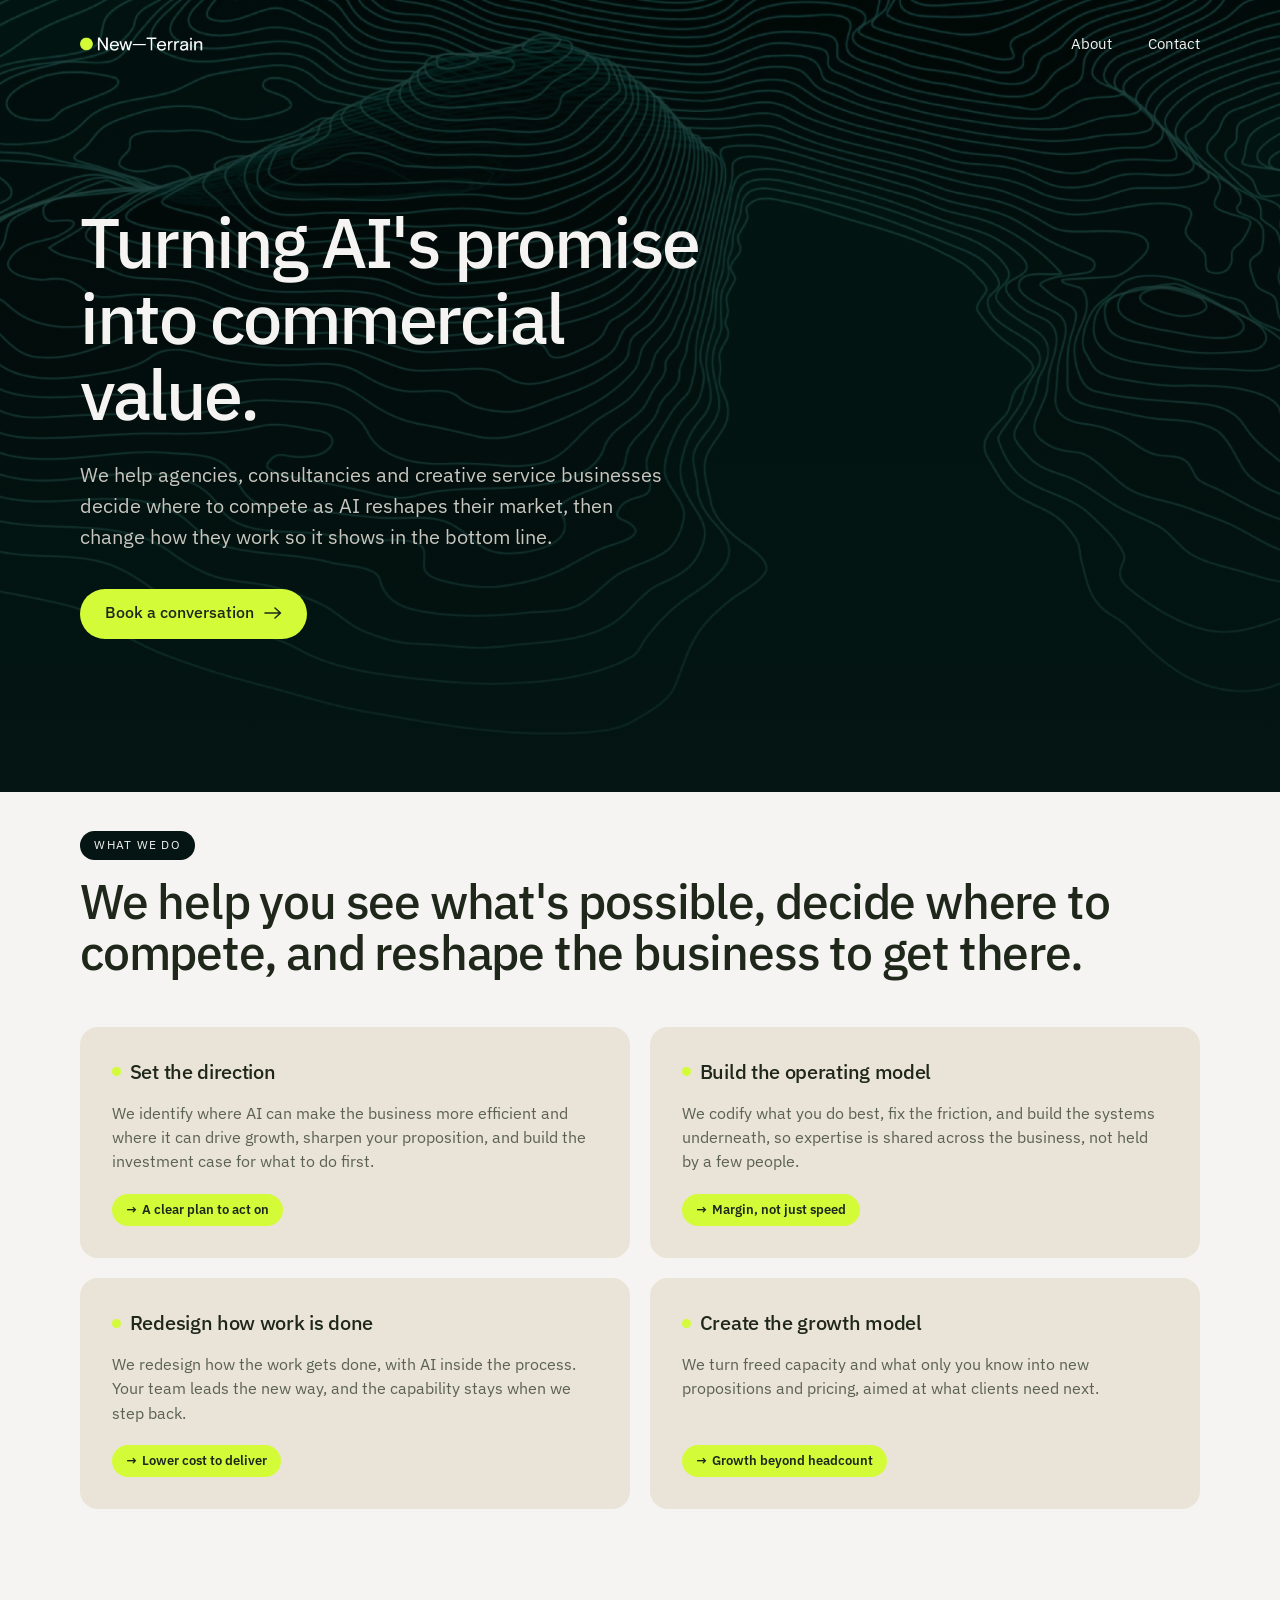
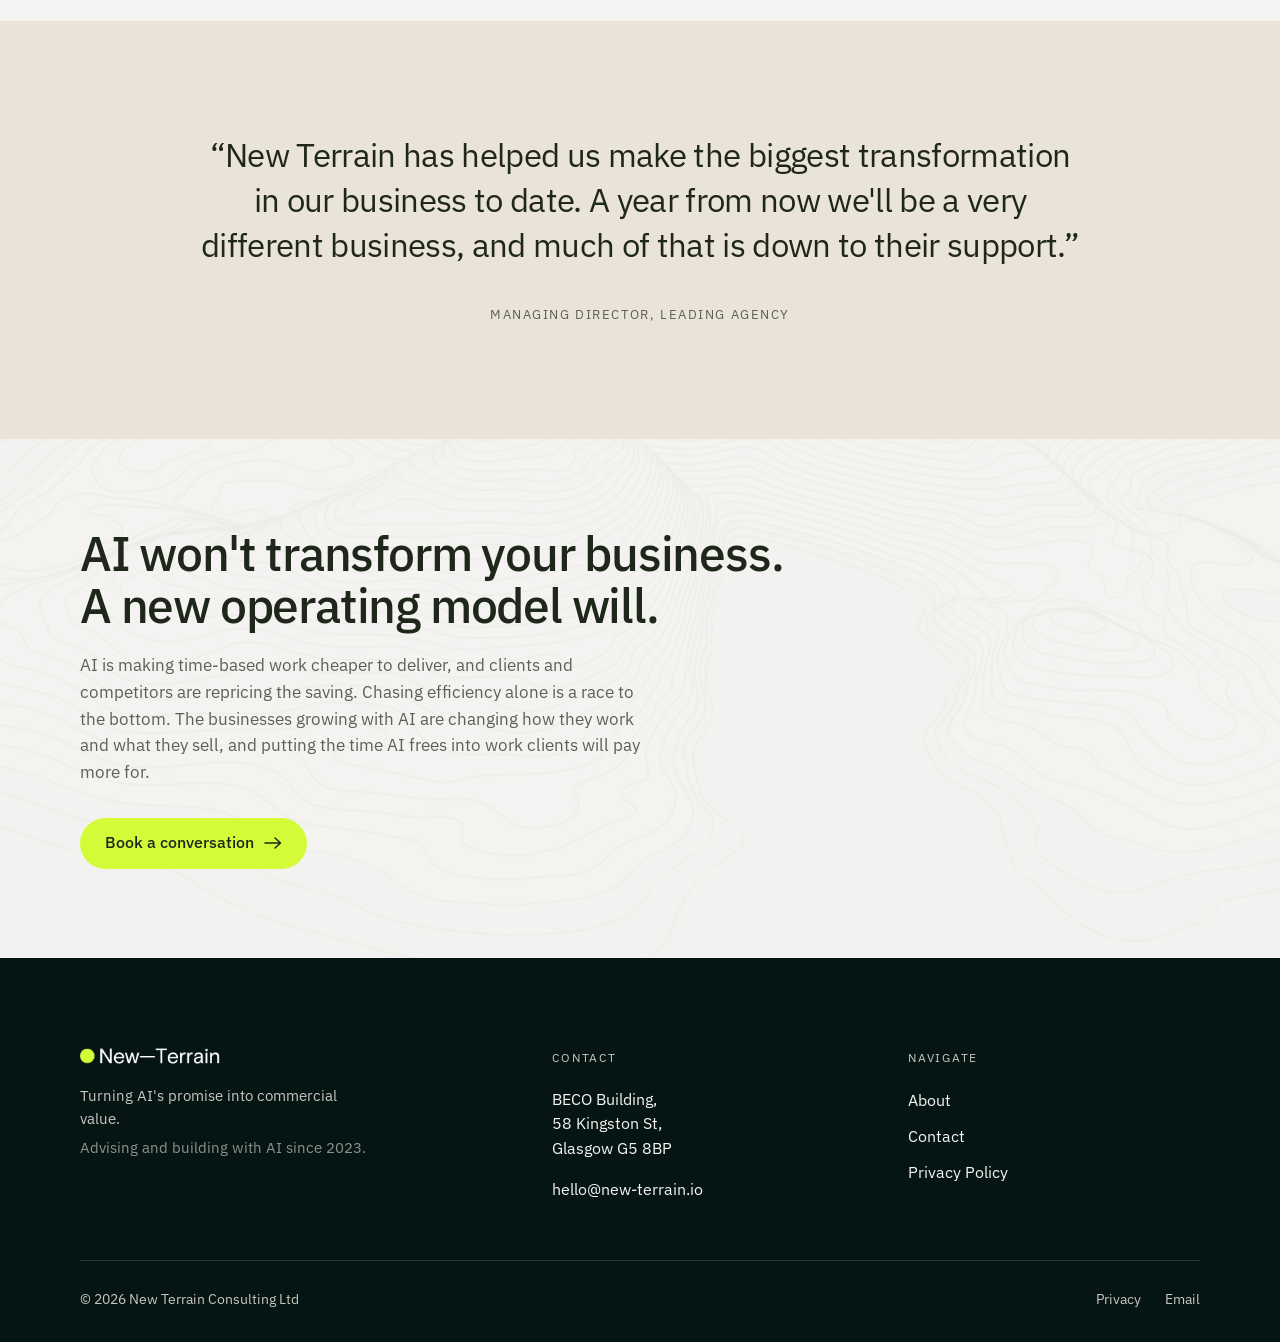
<file: index.html>
<!doctype html>
<html lang="en">
<head>
<meta charset="utf-8">
<meta name="viewport" content="width=device-width, initial-scale=1">
<title>New—Terrain | AI transformation for agencies and consultancies</title>
<meta name="description" content="We help agencies, consultancies and creative service businesses change how they work with AI, so it shows in the bottom line.">
<link rel="icon" type="image/png" href="/assets/favicon.png">
<link rel="apple-touch-icon" href="/assets/apple-touch-icon.png">
<link rel="preconnect" href="https://fonts.googleapis.com">
<link rel="preconnect" href="https://fonts.gstatic.com" crossorigin>
<link href="https://fonts.googleapis.com/css2?family=IBM+Plex+Sans:wght@300;400;500;600&display=swap" rel="stylesheet">
<link rel="stylesheet" href="/styles.css">
<link rel="canonical" href="https://new-terrain.io/">
<meta property="og:title" content="New—Terrain | AI transformation for agencies and consultancies">
<meta property="og:description" content="We help agencies, consultancies and creative service businesses change how they work with AI, so it shows in the bottom line.">
<meta property="og:type" content="website">
<meta property="og:url" content="https://new-terrain.io/">
<meta property="og:image" content="https://new-terrain.io/assets/og-image.png">
<meta property="og:image:width" content="1200">
<meta property="og:image:height" content="630">
<meta property="og:site_name" content="New—Terrain">
<meta property="og:locale" content="en_GB">
<meta name="twitter:card" content="summary_large_image">
<meta name="twitter:title" content="New—Terrain | AI transformation for agencies and consultancies">
<meta name="twitter:description" content="We help agencies, consultancies and creative service businesses change how they work with AI, so it shows in the bottom line.">
<meta name="twitter:image" content="https://new-terrain.io/assets/og-image.png">
<script type="application/ld+json">
{
  "@context": "https://schema.org",
  "@type": "Organization",
  "name": "New Terrain Consulting Ltd",
  "alternateName": "New—Terrain",
  "url": "https://new-terrain.io",
  "logo": "https://new-terrain.io/assets/logo-black.png",
  "image": "https://new-terrain.io/assets/og-image.png",
  "email": "hello@new-terrain.io",
  "description": "We help agencies, consultancies and creative service businesses change how they work with AI, so it shows in the bottom line.",
  "address": {
    "@type": "PostalAddress",
    "streetAddress": "BECO Building, 58 Kingston St",
    "addressLocality": "Glasgow",
    "postalCode": "G5 8BP",
    "addressCountry": "GB"
  },
  "areaServed": "GB",
  "knowsAbout": [
    "Artificial Intelligence consulting",
    "AI workflow automation",
    "AI capability building",
    "Agentic systems",
    "AI governance"
  ],
  "sameAs": []
}
</script>
<script async src="https://www.googletagmanager.com/gtag/js?id=G-KF2E6MYX66"></script>
<script>
  window.dataLayer = window.dataLayer || [];
  function gtag(){dataLayer.push(arguments);}
  gtag('js', new Date());
  gtag('config', 'G-KF2E6MYX66');
</script>
</head>
<body>

<header class="site-header site-header--on-dark">
  <div class="container">
    <a class="brand" href="/" aria-label="New Terrain home">
      <img src="/assets/logo-white.png" alt="New Terrain">
    </a>
    <nav class="nav" aria-label="Primary">
      <a href="/mission/">About</a>
      <a href="/contact/">Contact</a>
    </nav>
  </div>
</header>

<section class="hero">
  <div class="hero__bg">
    <img src="/assets/background.avif" alt="" aria-hidden="true">
  </div>
  <div class="container hero__inner">
    <h1>Turning AI's promise into commercial value.</h1>
    <p class="lead">We help agencies, consultancies and creative service businesses decide where to compete as AI reshapes their market, then change how they work so it shows in the bottom line.</p>
    <div class="hero__cta">
      <a class="btn btn--primary" href="/contact/">
        Book a conversation <svg class="arrow" width="18" height="12" viewBox="0 0 18 12" fill="none" xmlns="http://www.w3.org/2000/svg" aria-hidden="true"><path d="M1 6h15.5M11 1l5.5 5L11 11" stroke="currentColor" stroke-width="1.5" stroke-linecap="round" stroke-linejoin="round"/></svg>
      </a>
    </div>
  </div>
</section>

<section class="approach" id="approach" style="padding-top: clamp(2rem, 3vw, 2.5rem);">
  <div class="container">
    <span class="pill" style="margin-bottom: 1rem;">What we do</span>
    <h2 style="max-width: 46ch; margin-bottom: clamp(2rem, 4vw, 3rem);">We help you see what's possible, decide where to compete, and reshape the business to get there.</h2>
    <div class="approach__grid">
      <article class="card">
        <h3><span class="card__dot" aria-hidden="true"></span>Set the direction</h3>
        <p>We identify where AI can make the business more efficient and where it can drive growth, sharpen your proposition, and build the investment case for what to do first.</p>
        <span class="card__tag"><span class="card__tag-arrow" aria-hidden="true">→</span>A clear plan to act on</span>
      </article>
      <article class="card">
        <h3><span class="card__dot" aria-hidden="true"></span>Build the operating model</h3>
        <p>We codify what you do best, fix the friction, and build the systems underneath, so expertise is shared across the business, not held by a few people.</p>
        <span class="card__tag"><span class="card__tag-arrow" aria-hidden="true">→</span>Margin, not just speed</span>
      </article>
      <article class="card">
        <h3><span class="card__dot" aria-hidden="true"></span>Redesign how work is done</h3>
        <p>We redesign how the work gets done, with AI inside the process. Your team leads the new way, and the capability stays when we step back.</p>
        <span class="card__tag"><span class="card__tag-arrow" aria-hidden="true">→</span>Lower cost to deliver</span>
      </article>
      <article class="card">
        <h3><span class="card__dot" aria-hidden="true"></span>Create the growth model</h3>
        <p>We turn freed capacity and what only you know into new propositions and pricing, aimed at what clients need next.</p>
        <span class="card__tag"><span class="card__tag-arrow" aria-hidden="true">→</span>Growth beyond headcount</span>
      </article>
    </div>

  </div>
</section>

<section class="quote">
  <div class="container">
    <div class="quote__inner">
      <blockquote>&ldquo;New Terrain has helped us make the biggest transformation in our business to date. A year from now we'll be a very different business, and much of that is down to their support.&rdquo;</blockquote>
      <cite>Managing Director, Leading Agency</cite>
    </div>
  </div>
</section>

<section class="callout-close">
  <div class="callout-close__bg">
    <img src="/assets/mission-header.avif" alt="" aria-hidden="true">
  </div>
  <div class="container callout-close__inner">
    <h2>AI won't transform your business.<br>A new operating model will.</h2>
    <p>AI is making time-based work cheaper to deliver, and clients and competitors are repricing the saving. Chasing efficiency alone is a race to the bottom. The businesses growing with AI are changing how they work and what they sell, and putting the time AI frees into work clients will pay more for.</p>
    <a class="btn btn--primary" href="/contact/">
      Book a conversation <svg class="arrow" width="18" height="12" viewBox="0 0 18 12" fill="none" xmlns="http://www.w3.org/2000/svg" aria-hidden="true"><path d="M1 6h15.5M11 1l5.5 5L11 11" stroke="currentColor" stroke-width="1.5" stroke-linecap="round" stroke-linejoin="round"/></svg>
    </a>
  </div>
</section>

<footer class="site-footer">
  <div class="container">
    <div class="footer-grid">
      <div class="footer-brand">
        <img src="/assets/logo-white.png" alt="New Terrain">
        <p>Turning AI's promise into commercial value.</p>
        <p class="footer-brand__since">Advising and building with AI since 2023.</p>
      </div>
      <div class="footer-col">
        <h4>Contact</h4>
        <address>
          BECO Building,<br>
          58 Kingston St,<br>
          Glasgow G5 8BP
        </address>
        <ul style="margin-top: 1rem;">
          <li><a href="mailto:hello@new-terrain.io">hello@new-terrain.io</a></li>
        </ul>
      </div>
      <div class="footer-col">
        <h4>Navigate</h4>
        <ul>
          <li><a href="/mission/">About</a></li>
          <li><a href="/contact/">Contact</a></li>
          <li><a href="/privacy-policy/">Privacy Policy</a></li>
        </ul>
      </div>
    </div>
    <div class="footer-bottom">
      <span>© <span id="year">2026</span> New Terrain Consulting Ltd</span>
      <nav>
        <a href="/privacy-policy/">Privacy</a>
        <a href="mailto:hello@new-terrain.io">Email</a>
      </nav>
    </div>
  </div>
</footer>

<script>
  document.getElementById('year').textContent = new Date().getFullYear();
</script>
<script>
  (function () {
    var carousel = document.getElementById('testimonial-carousel');
    if (!carousel) return;
    var track = carousel.querySelector('.carousel__track');
    var dots = carousel.querySelectorAll('.carousel__dot');
    var current = 0;
    function goTo(index) {
      current = index;
      track.style.transform = 'translateX(-' + (current * 100) + '%)';
      dots.forEach(function (d, i) {
        d.classList.toggle('carousel__dot--active', i === current);
        d.setAttribute('aria-selected', i === current ? 'true' : 'false');
      });
    }
    dots.forEach(function (dot, i) {
      dot.addEventListener('click', function () { goTo(i); });
    });
  })();
</script>
</body>
</html>
</file>
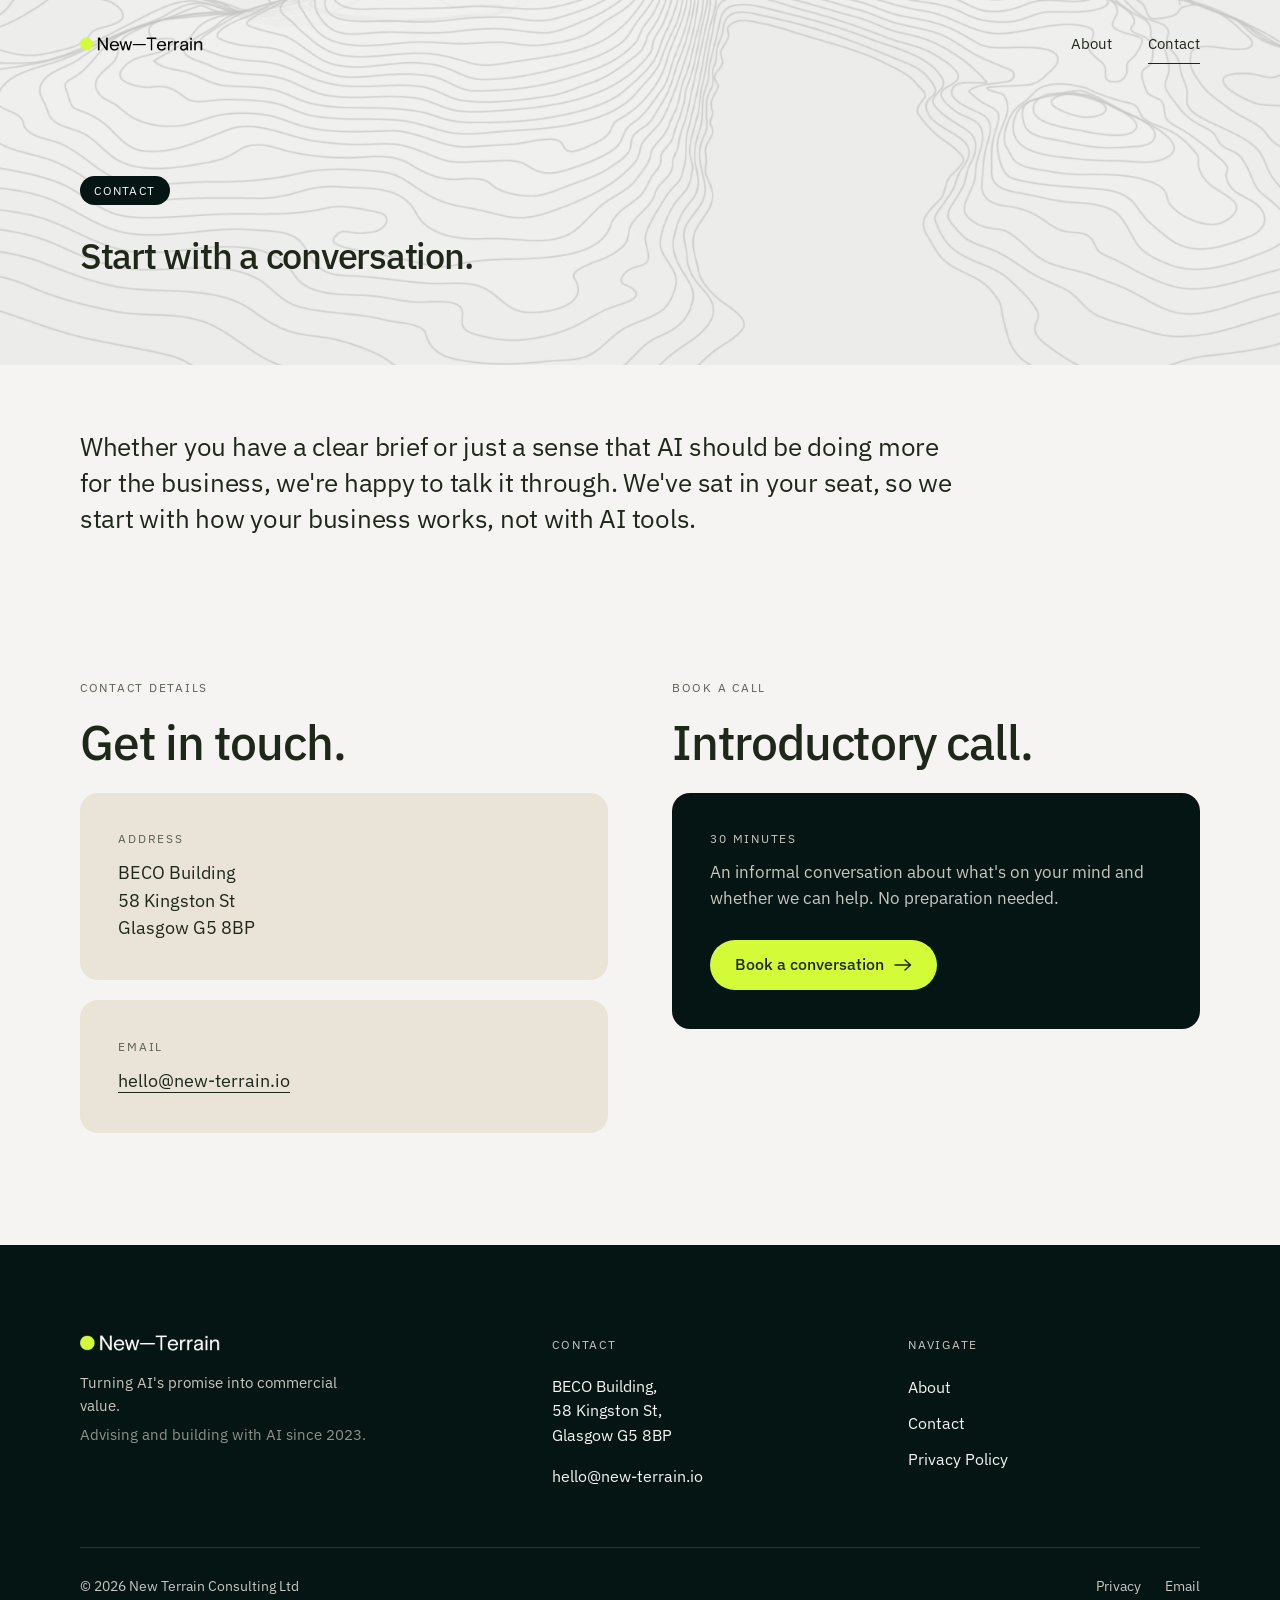
<file: contact/index.html>
<!doctype html>
<html lang="en">
<head>
<meta charset="utf-8">
<meta name="viewport" content="width=device-width, initial-scale=1">
<title>Contact | New—Terrain</title>
<meta name="description" content="Book a conversation about where AI could make the biggest difference to your margin and growth.">
<link rel="icon" type="image/png" href="/assets/favicon.png">
<link rel="apple-touch-icon" href="/assets/apple-touch-icon.png">
<link rel="preconnect" href="https://fonts.googleapis.com">
<link rel="preconnect" href="https://fonts.gstatic.com" crossorigin>
<link href="https://fonts.googleapis.com/css2?family=IBM+Plex+Sans:wght@300;400;500;600&display=swap" rel="stylesheet">
<link rel="stylesheet" href="/styles.css">
<link rel="canonical" href="https://new-terrain.io/contact/">
<meta property="og:title" content="Contact | New—Terrain">
<meta property="og:description" content="Book a conversation about where AI could make the biggest difference to your margin and growth.">
<meta property="og:type" content="website">
<meta property="og:url" content="https://new-terrain.io/contact/">
<meta property="og:image" content="https://new-terrain.io/assets/og-image.png">
<meta property="og:image:width" content="1200">
<meta property="og:image:height" content="630">
<meta property="og:site_name" content="New—Terrain">
<meta property="og:locale" content="en_GB">
<meta name="twitter:card" content="summary_large_image">
<meta name="twitter:title" content="Contact | New—Terrain">
<meta name="twitter:description" content="Book a conversation about where AI could make the biggest difference to your margin and growth.">
<meta name="twitter:image" content="https://new-terrain.io/assets/og-image.png">
<script type="application/ld+json">
{
  "@context": "https://schema.org",
  "@type": "ContactPage",
  "url": "https://new-terrain.io/contact/",
  "name": "Contact New—Terrain",
  "mainEntity": {
    "@type": "Organization",
    "name": "New Terrain Consulting Ltd",
    "email": "hello@new-terrain.io",
    "address": {
      "@type": "PostalAddress",
      "streetAddress": "BECO Building, 58 Kingston St",
      "addressLocality": "Glasgow",
      "postalCode": "G5 8BP",
      "addressCountry": "GB"
    }
  }
}
</script>
<script async src="https://www.googletagmanager.com/gtag/js?id=G-KF2E6MYX66"></script>
<script>
  window.dataLayer = window.dataLayer || [];
  function gtag(){dataLayer.push(arguments);}
  gtag('js', new Date());
  gtag('config', 'G-KF2E6MYX66');
</script>
</head>
<body>

<header class="site-header site-header--on-light">
  <div class="container">
    <a class="brand" href="/" aria-label="New Terrain home">
      <img src="/assets/logo-black.png" alt="New Terrain">
    </a>
    <nav class="nav" aria-label="Primary">
      <a href="/mission/">About</a>
      <a href="/contact/" class="active">Contact</a>
    </nav>
  </div>
</header>

<section class="page-hero">
  <div class="page-hero__bg">
    <img src="/assets/mission-header.avif" alt="" aria-hidden="true">
  </div>
  <div class="container">
    <span class="pill">Contact</span>
    <h1 style="font-size: clamp(1.5rem, 2.8vw, 2.6rem); max-width: none;">Start with a conversation.</h1>
  </div>
</section>

<section class="intro">
  <div class="container">
    <p class="intro__lead">Whether you have a clear brief or just a sense that AI should be doing more for the business, we're happy to talk it through. We've sat in your seat, so we start with how your business works, not with AI tools.</p>
  </div>
</section>

<section class="approach">
  <div class="container">
    <div class="contact-grid">
      <div>
        <span class="eyebrow">Contact details</span>
        <h2 style="margin-bottom: 1.5rem;">Get in touch.</h2>

        <div class="contact-card">
          <h3>Address</h3>
          <address>
            BECO Building<br>
            58 Kingston St<br>
            Glasgow G5 8BP
          </address>
        </div>

        <div class="contact-card">
          <h3>Email</h3>
          <p style="font-size: 1.15rem;"><a href="mailto:hello@new-terrain.io">hello@new-terrain.io</a></p>
        </div>
      </div>

      <div>
        <span class="eyebrow">Book a call</span>
        <h2 style="margin-bottom: 1.5rem;">Introductory call.</h2>
        <div class="contact-card" style="background: var(--bg-dark); color: var(--text-light);">
          <h3 style="color: var(--text-light-muted);">30 minutes</h3>
          <p style="color: var(--text-light-muted); margin-bottom: 1.75rem;">An informal conversation about what's on your mind and whether we can help. No preparation needed.</p>
          <a class="btn btn--primary" href="https://calendar.app.google/WhFbrnV4tTx5Hfup7" target="_blank" rel="noopener">
            Book a conversation <svg class="arrow" width="18" height="12" viewBox="0 0 18 12" fill="none" xmlns="http://www.w3.org/2000/svg" aria-hidden="true"><path d="M1 6h15.5M11 1l5.5 5L11 11" stroke="currentColor" stroke-width="1.5" stroke-linecap="round" stroke-linejoin="round"/></svg>
          </a>
        </div>
      </div>
    </div>
  </div>
</section>

<footer class="site-footer">
  <div class="container">
    <div class="footer-grid">
      <div class="footer-brand">
        <img src="/assets/logo-white.png" alt="New Terrain">
        <p>Turning AI's promise into commercial value.</p>
        <p class="footer-brand__since">Advising and building with AI since 2023.</p>
      </div>
      <div class="footer-col">
        <h4>Contact</h4>
        <address>
          BECO Building,<br>
          58 Kingston St,<br>
          Glasgow G5 8BP
        </address>
        <ul style="margin-top: 1rem;">
          <li><a href="mailto:hello@new-terrain.io">hello@new-terrain.io</a></li>
        </ul>
      </div>
      <div class="footer-col">
        <h4>Navigate</h4>
        <ul>
          <li><a href="/mission/">About</a></li>
          <li><a href="/contact/">Contact</a></li>
          <li><a href="/privacy-policy/">Privacy Policy</a></li>
        </ul>
      </div>
    </div>
    <div class="footer-bottom">
      <span>© <span id="year">2026</span> New Terrain Consulting Ltd</span>
      <nav>
        <a href="/privacy-policy/">Privacy</a>
        <a href="mailto:hello@new-terrain.io">Email</a>
      </nav>
    </div>
  </div>
</footer>

<script>document.getElementById('year').textContent = new Date().getFullYear();</script>
</body>
</html>
</file>
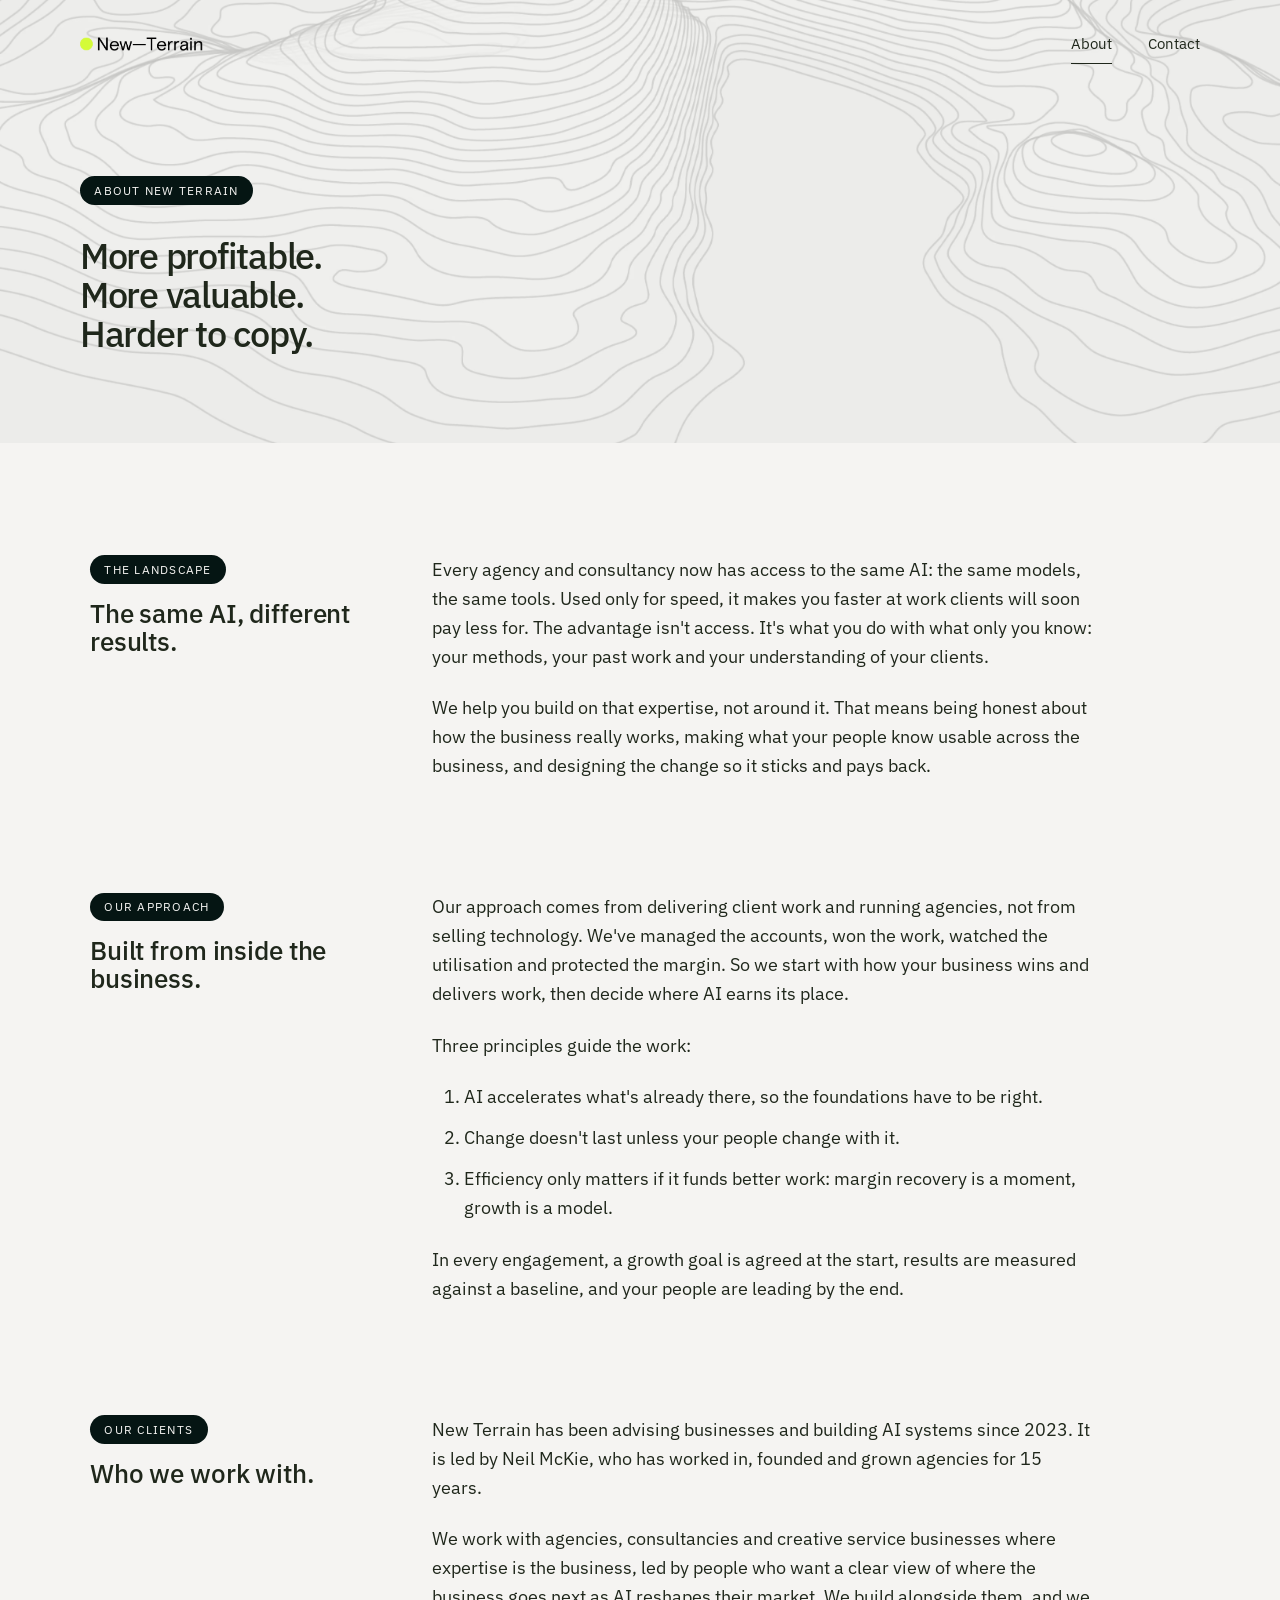
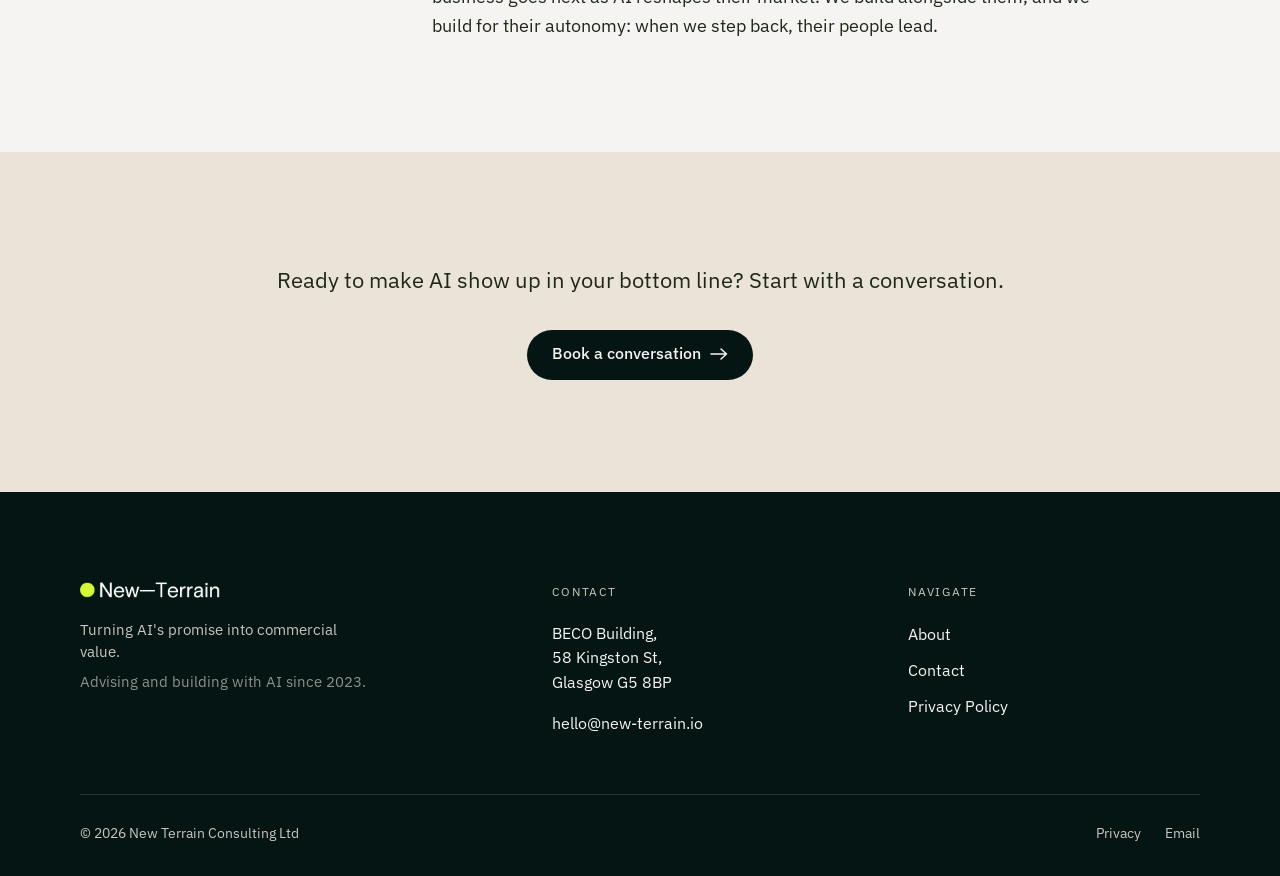
<file: mission/index.html>
<!doctype html>
<html lang="en">
<head>
<meta charset="utf-8">
<meta name="viewport" content="width=device-width, initial-scale=1">
<title>About | New—Terrain</title>
<meta name="description" content="We help agencies, consultancies and creative service businesses build on their expertise with AI, not around it.">
<link rel="icon" type="image/png" href="/assets/favicon.png">
<link rel="apple-touch-icon" href="/assets/apple-touch-icon.png">
<link rel="preconnect" href="https://fonts.googleapis.com">
<link rel="preconnect" href="https://fonts.gstatic.com" crossorigin>
<link href="https://fonts.googleapis.com/css2?family=IBM+Plex+Sans:wght@300;400;500;600&display=swap" rel="stylesheet">
<link rel="stylesheet" href="/styles.css">
<link rel="canonical" href="https://new-terrain.io/mission/">
<meta property="og:title" content="About | New—Terrain">
<meta property="og:description" content="We help agencies, consultancies and creative service businesses build on their expertise with AI, not around it.">
<meta property="og:type" content="website">
<meta property="og:url" content="https://new-terrain.io/mission/">
<meta property="og:image" content="https://new-terrain.io/assets/og-image.png">
<meta property="og:image:width" content="1200">
<meta property="og:image:height" content="630">
<meta property="og:site_name" content="New—Terrain">
<meta property="og:locale" content="en_GB">
<meta name="twitter:card" content="summary_large_image">
<meta name="twitter:title" content="About | New—Terrain">
<meta name="twitter:description" content="We help agencies, consultancies and creative service businesses build on their expertise with AI, not around it.">
<meta name="twitter:image" content="https://new-terrain.io/assets/og-image.png">
<script async src="https://www.googletagmanager.com/gtag/js?id=G-KF2E6MYX66"></script>
<script>
  window.dataLayer = window.dataLayer || [];
  function gtag(){dataLayer.push(arguments);}
  gtag('js', new Date());
  gtag('config', 'G-KF2E6MYX66');
</script>
</head>
<body>

<header class="site-header site-header--on-light">
  <div class="container">
    <a class="brand" href="/" aria-label="New Terrain home">
      <img src="/assets/logo-black.png" alt="New Terrain">
    </a>
    <nav class="nav" aria-label="Primary">
      <a href="/mission/" class="active">About</a>
      <a href="/contact/">Contact</a>
    </nav>
  </div>
</header>

<section class="page-hero">
  <div class="page-hero__bg">
    <img src="/assets/mission-header.avif" alt="" aria-hidden="true">
  </div>
  <div class="container">
    <span class="pill">About New Terrain</span>
    <h1 style="font-size: clamp(1.5rem, 2.8vw, 2.6rem); max-width: none;">More profitable.<br>More valuable.<br>Harder to copy.</h1>
  </div>
</section>

<section class="content">
  <div class="container">
    <div class="content__inner">
      <div>
        <span class="pill" style="margin-bottom: 1rem;">The landscape</span>
        <h2>The same AI, different results.</h2>
      </div>
      <div class="content__body">
        <p>Every agency and consultancy now has access to the same AI: the same models, the same tools. Used only for speed, it makes you faster at work clients will soon pay less for. The advantage isn't access. It's what you do with what only you know: your methods, your past work and your understanding of your clients.</p>
        <p>We help you build on that expertise, not around it. That means being honest about how the business really works, making what your people know usable across the business, and designing the change so it sticks and pays back.</p>
      </div>
    </div>
  </div>
</section>

<section class="content">
  <div class="container">
    <div class="content__inner">
      <div>
        <span class="pill" style="margin-bottom: 1rem;">Our approach</span>
        <h2>Built from inside the business.</h2>
      </div>
      <div class="content__body">
        <p>Our approach comes from delivering client work and running agencies, not from selling technology. We've managed the accounts, won the work, watched the utilisation and protected the margin. So we start with how your business wins and delivers work, then decide where AI earns its place.</p>
        <p>Three principles guide the work:</p>
        <ol>
          <li>AI accelerates what's already there, so the foundations have to be right.</li>
          <li>Change doesn't last unless your people change with it.</li>
          <li>Efficiency only matters if it funds better work: margin recovery is a moment, growth is a model.</li>
        </ol>
        <p>In every engagement, a growth goal is agreed at the start, results are measured against a baseline, and your people are leading by the end.</p>
      </div>
    </div>
  </div>
</section>

<section class="content">
  <div class="container">
    <div class="content__inner">
      <div>
        <span class="pill" style="margin-bottom: 1rem;">Our clients</span>
        <h2>Who we work with.</h2>
      </div>
      <div class="content__body">
        <p>New Terrain has been advising businesses and building AI systems since 2023. It is led by <a href="https://www.linkedin.com/in/neil-mckie/">Neil McKie</a>, who has worked in, founded and grown agencies for 15 years.</p>
        <p>We work with agencies, consultancies and creative service businesses where expertise is the business, led by people who want a clear view of where the business goes next as AI reshapes their market. We build alongside them, and we build for their autonomy: when we step back, their people lead.</p>
      </div>
    </div>
  </div>
</section>

<section class="quote">
  <div class="container">
    <div class="quote__inner">
      <p style="font-size: clamp(1.1rem, 1.8vw, 1.35rem); margin-bottom: 2rem; color: var(--text-dark);">Ready to make AI show up in your bottom line? Start with a conversation.</p>
      <a class="btn btn--dark" href="/contact/">
        Book a conversation <svg class="arrow" width="18" height="12" viewBox="0 0 18 12" fill="none" xmlns="http://www.w3.org/2000/svg" aria-hidden="true"><path d="M1 6h15.5M11 1l5.5 5L11 11" stroke="currentColor" stroke-width="1.5" stroke-linecap="round" stroke-linejoin="round"/></svg>
      </a>
    </div>
  </div>
</section>

<footer class="site-footer">
  <div class="container">
    <div class="footer-grid">
      <div class="footer-brand">
        <img src="/assets/logo-white.png" alt="New Terrain">
        <p>Turning AI's promise into commercial value.</p>
        <p class="footer-brand__since">Advising and building with AI since 2023.</p>
      </div>
      <div class="footer-col">
        <h4>Contact</h4>
        <address>
          BECO Building,<br>
          58 Kingston St,<br>
          Glasgow G5 8BP
        </address>
        <ul style="margin-top: 1rem;">
          <li><a href="mailto:hello@new-terrain.io">hello@new-terrain.io</a></li>
        </ul>
      </div>
      <div class="footer-col">
        <h4>Navigate</h4>
        <ul>
          <li><a href="/mission/">About</a></li>
          <li><a href="/contact/">Contact</a></li>
          <li><a href="/privacy-policy/">Privacy Policy</a></li>
        </ul>
      </div>
    </div>
    <div class="footer-bottom">
      <span>© <span id="year">2026</span> New Terrain Consulting Ltd</span>
      <nav>
        <a href="/privacy-policy/">Privacy</a>
        <a href="mailto:hello@new-terrain.io">Email</a>
      </nav>
    </div>
  </div>
</footer>

<script>document.getElementById('year').textContent = new Date().getFullYear();</script>
</body>
</html>
</file>
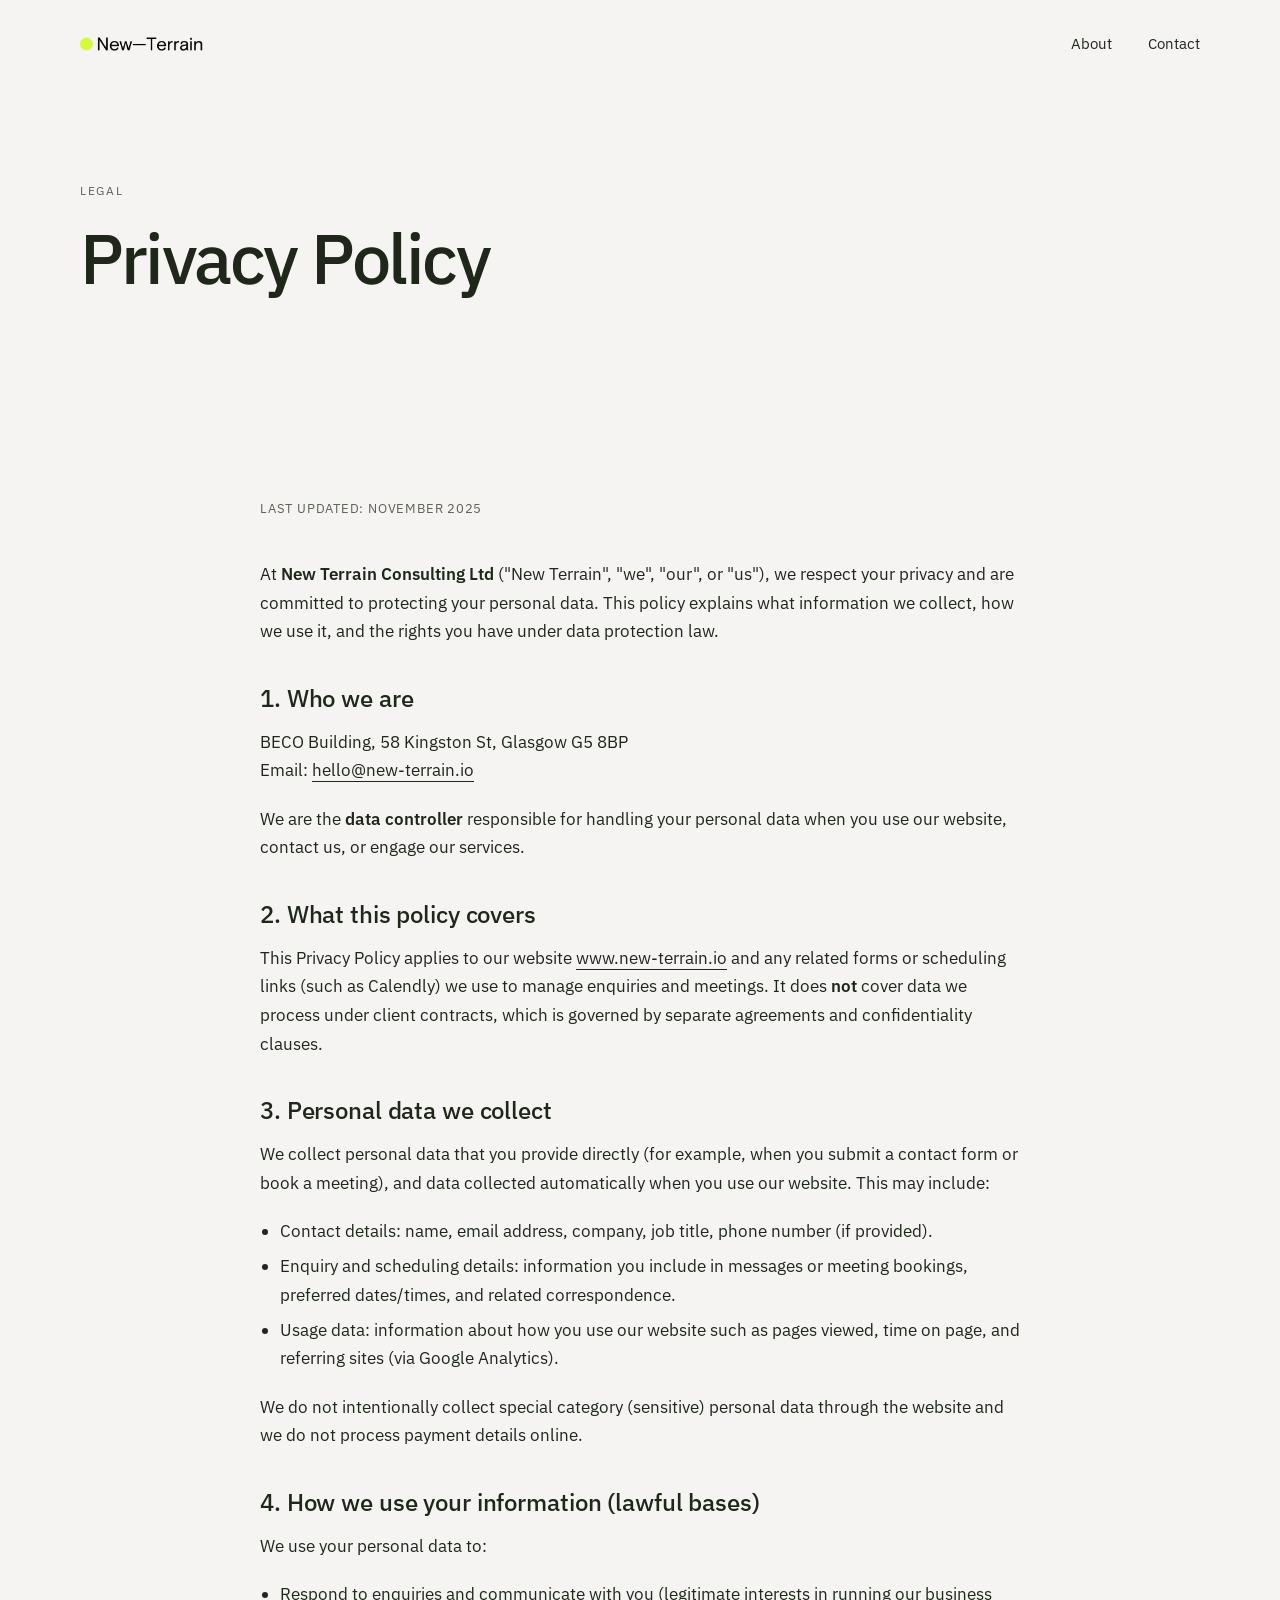
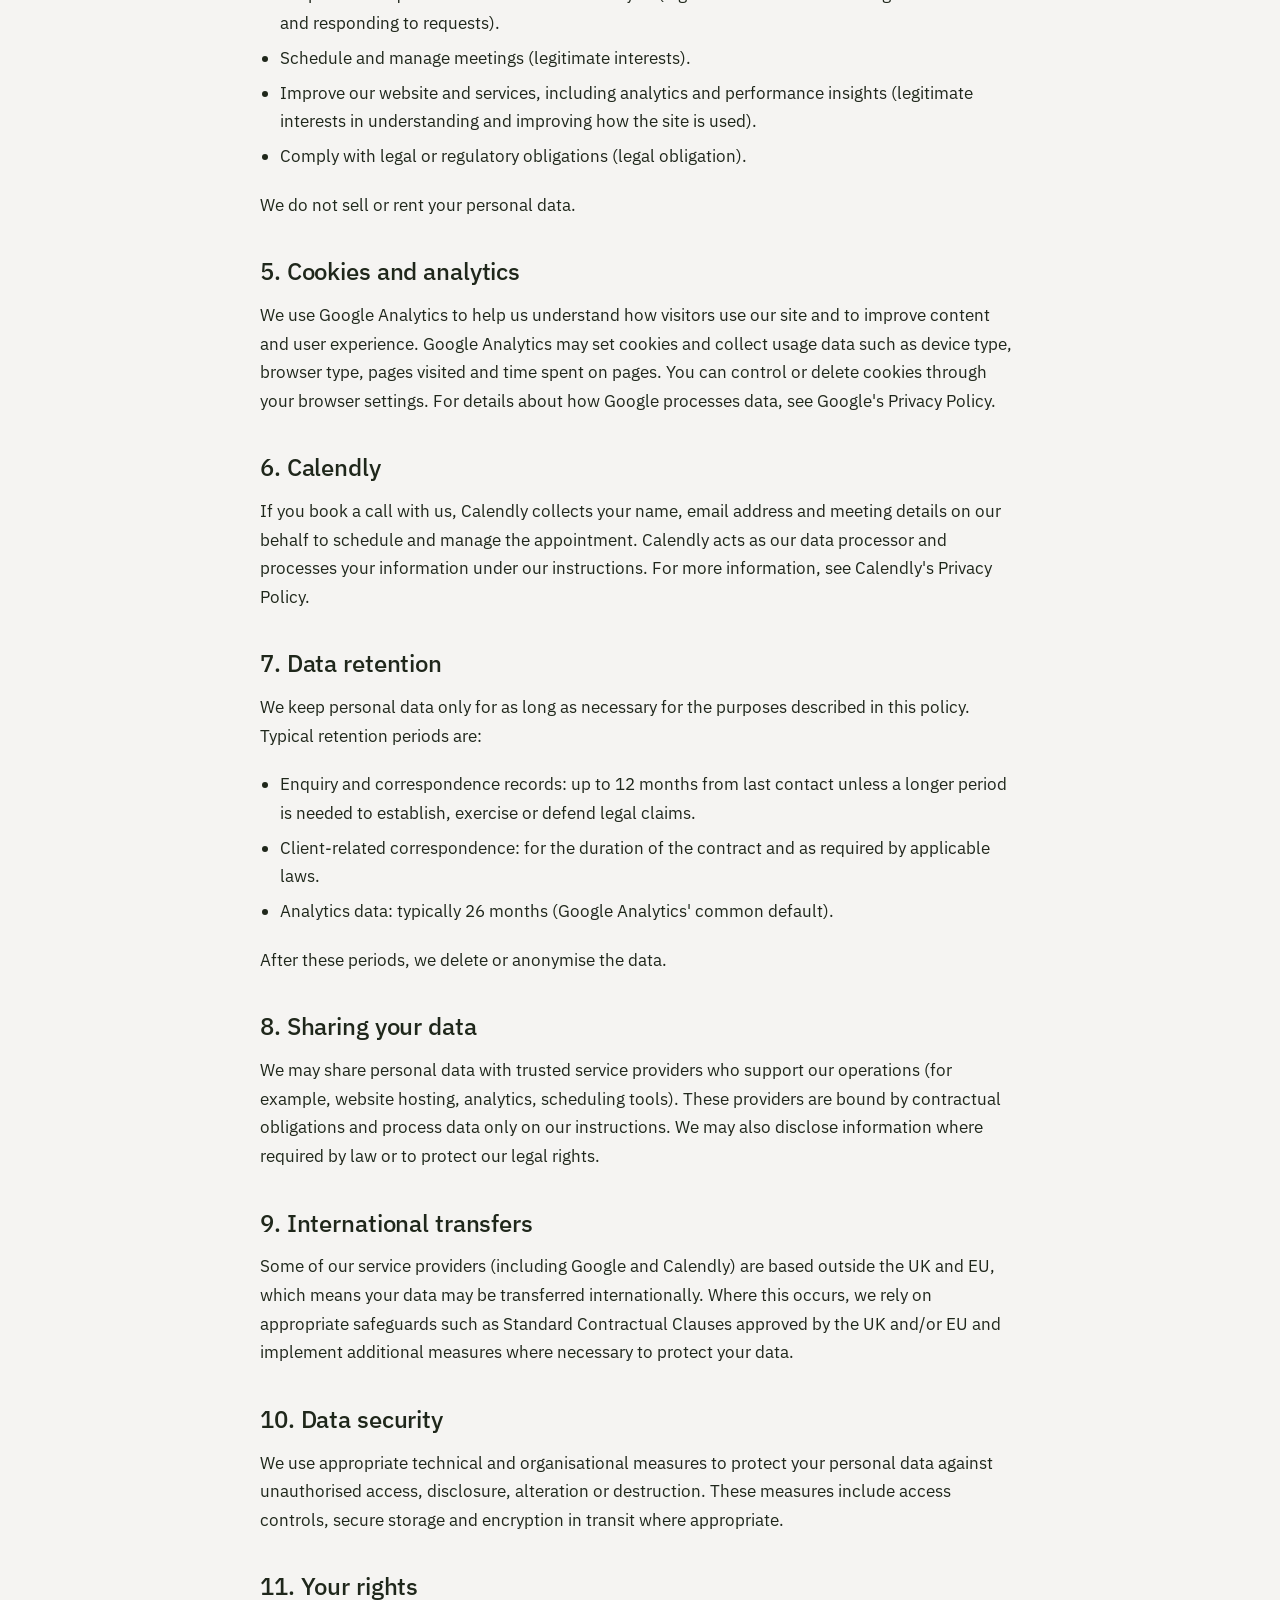
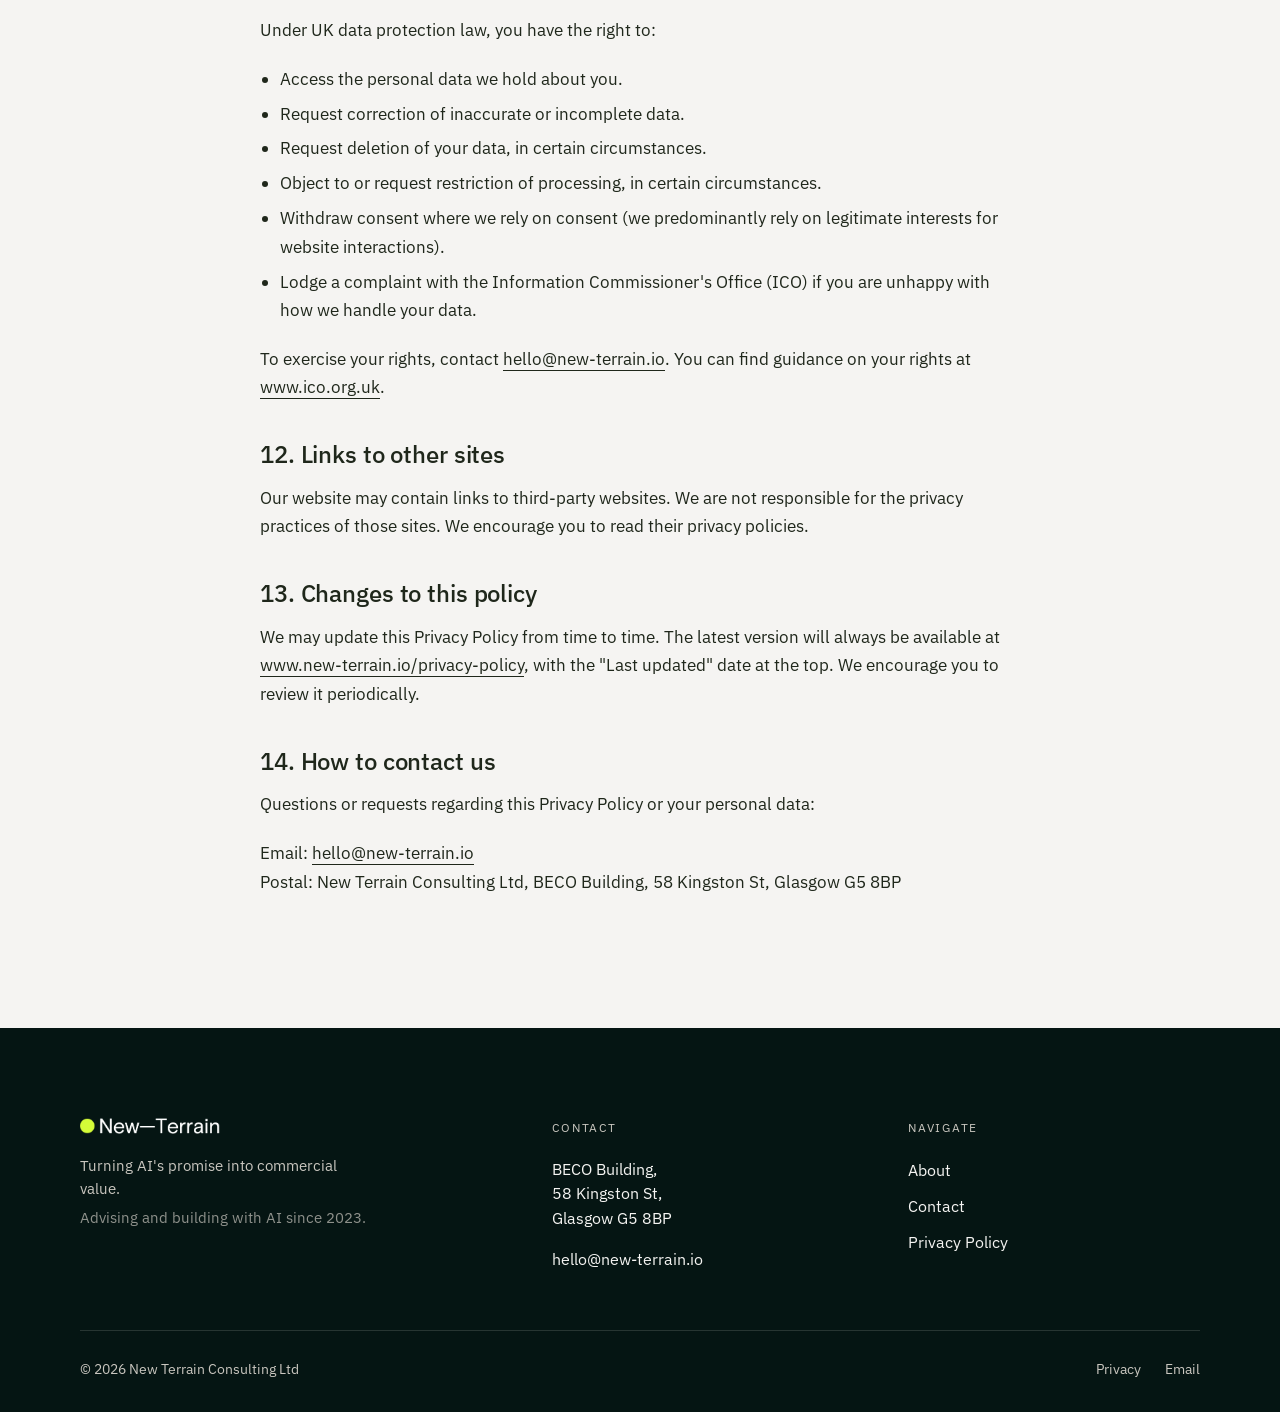
<file: privacy-policy/index.html>
<!doctype html>
<html lang="en">
<head>
<meta charset="utf-8">
<meta name="viewport" content="width=device-width, initial-scale=1">
<title>Privacy Policy — New—Terrain</title>
<meta name="description" content="New Terrain privacy policy. What we collect, how we use it, and your rights.">
<link rel="icon" type="image/png" href="/assets/favicon.png">
<link rel="apple-touch-icon" href="/assets/apple-touch-icon.png">
<link rel="preconnect" href="https://fonts.googleapis.com">
<link rel="preconnect" href="https://fonts.gstatic.com" crossorigin>
<link href="https://fonts.googleapis.com/css2?family=IBM+Plex+Sans:wght@300;400;500;600&display=swap" rel="stylesheet">
<link rel="stylesheet" href="/styles.css">
<link rel="canonical" href="https://new-terrain.io/privacy-policy/">
<meta name="robots" content="index, follow">
<meta property="og:title" content="Privacy Policy — New—Terrain">
<meta property="og:description" content="New Terrain privacy policy. What we collect, how we use it, and your rights.">
<meta property="og:type" content="website">
<meta property="og:url" content="https://new-terrain.io/privacy-policy/">
<meta property="og:image" content="https://new-terrain.io/assets/og-image.png">
<meta property="og:site_name" content="New—Terrain">
<meta property="og:locale" content="en_GB">
<meta name="twitter:card" content="summary_large_image">
<meta name="twitter:title" content="Privacy Policy — New—Terrain">
<meta name="twitter:description" content="New Terrain privacy policy. What we collect, how we use it, and your rights.">
<meta name="twitter:image" content="https://new-terrain.io/assets/og-image.png">
<script async src="https://www.googletagmanager.com/gtag/js?id=G-KF2E6MYX66"></script>
<script>
  window.dataLayer = window.dataLayer || [];
  function gtag(){dataLayer.push(arguments);}
  gtag('js', new Date());
  gtag('config', 'G-KF2E6MYX66');
</script>
</head>
<body>

<header class="site-header site-header--on-light">
  <div class="container">
    <a class="brand" href="/" aria-label="New Terrain home">
      <img src="/assets/logo-black.png" alt="New Terrain">
    </a>
    <nav class="nav" aria-label="Primary">
      <a href="/mission/">About</a>
      <a href="/contact/">Contact</a>
    </nav>
  </div>
</header>

<section class="page-hero">
  <div class="container">
    <span class="eyebrow">Legal</span>
    <h1>Privacy Policy</h1>
  </div>
</section>

<section class="approach">
  <div class="container">
    <article class="prose">
      <p class="meta">Last updated: November 2025</p>

      <p>At <strong>New Terrain Consulting Ltd</strong> ("New Terrain", "we", "our", or "us"), we respect your privacy and are committed to protecting your personal data. This policy explains what information we collect, how we use it, and the rights you have under data protection law.</p>

      <h2>1. Who we are</h2>
      <p>BECO Building, 58 Kingston St, Glasgow G5 8BP<br>
      Email: <a href="mailto:hello@new-terrain.io">hello@new-terrain.io</a></p>
      <p>We are the <strong>data controller</strong> responsible for handling your personal data when you use our website, contact us, or engage our services.</p>

      <h2>2. What this policy covers</h2>
      <p>This Privacy Policy applies to our website <a href="https://www.new-terrain.io">www.new-terrain.io</a> and any related forms or scheduling links (such as Calendly) we use to manage enquiries and meetings. It does <strong>not</strong> cover data we process under client contracts, which is governed by separate agreements and confidentiality clauses.</p>

      <h2>3. Personal data we collect</h2>
      <p>We collect personal data that you provide directly (for example, when you submit a contact form or book a meeting), and data collected automatically when you use our website. This may include:</p>
      <ul>
        <li>Contact details: name, email address, company, job title, phone number (if provided).</li>
        <li>Enquiry and scheduling details: information you include in messages or meeting bookings, preferred dates/times, and related correspondence.</li>
        <li>Usage data: information about how you use our website such as pages viewed, time on page, and referring sites (via Google Analytics).</li>
      </ul>
      <p>We do not intentionally collect special category (sensitive) personal data through the website and we do not process payment details online.</p>

      <h2>4. How we use your information (lawful bases)</h2>
      <p>We use your personal data to:</p>
      <ul>
        <li>Respond to enquiries and communicate with you (legitimate interests in running our business and responding to requests).</li>
        <li>Schedule and manage meetings (legitimate interests).</li>
        <li>Improve our website and services, including analytics and performance insights (legitimate interests in understanding and improving how the site is used).</li>
        <li>Comply with legal or regulatory obligations (legal obligation).</li>
      </ul>
      <p>We do not sell or rent your personal data.</p>

      <h2>5. Cookies and analytics</h2>
      <p>We use Google Analytics to help us understand how visitors use our site and to improve content and user experience. Google Analytics may set cookies and collect usage data such as device type, browser type, pages visited and time spent on pages. You can control or delete cookies through your browser settings. For details about how Google processes data, see Google's Privacy Policy.</p>

      <h2>6. Calendly</h2>
      <p>If you book a call with us, Calendly collects your name, email address and meeting details on our behalf to schedule and manage the appointment. Calendly acts as our data processor and processes your information under our instructions. For more information, see Calendly's Privacy Policy.</p>

      <h2>7. Data retention</h2>
      <p>We keep personal data only for as long as necessary for the purposes described in this policy. Typical retention periods are:</p>
      <ul>
        <li>Enquiry and correspondence records: up to 12 months from last contact unless a longer period is needed to establish, exercise or defend legal claims.</li>
        <li>Client-related correspondence: for the duration of the contract and as required by applicable laws.</li>
        <li>Analytics data: typically 26 months (Google Analytics' common default).</li>
      </ul>
      <p>After these periods, we delete or anonymise the data.</p>

      <h2>8. Sharing your data</h2>
      <p>We may share personal data with trusted service providers who support our operations (for example, website hosting, analytics, scheduling tools). These providers are bound by contractual obligations and process data only on our instructions. We may also disclose information where required by law or to protect our legal rights.</p>

      <h2>9. International transfers</h2>
      <p>Some of our service providers (including Google and Calendly) are based outside the UK and EU, which means your data may be transferred internationally. Where this occurs, we rely on appropriate safeguards such as Standard Contractual Clauses approved by the UK and/or EU and implement additional measures where necessary to protect your data.</p>

      <h2>10. Data security</h2>
      <p>We use appropriate technical and organisational measures to protect your personal data against unauthorised access, disclosure, alteration or destruction. These measures include access controls, secure storage and encryption in transit where appropriate.</p>

      <h2>11. Your rights</h2>
      <p>Under UK data protection law, you have the right to:</p>
      <ul>
        <li>Access the personal data we hold about you.</li>
        <li>Request correction of inaccurate or incomplete data.</li>
        <li>Request deletion of your data, in certain circumstances.</li>
        <li>Object to or request restriction of processing, in certain circumstances.</li>
        <li>Withdraw consent where we rely on consent (we predominantly rely on legitimate interests for website interactions).</li>
        <li>Lodge a complaint with the Information Commissioner's Office (ICO) if you are unhappy with how we handle your data.</li>
      </ul>
      <p>To exercise your rights, contact <a href="mailto:hello@new-terrain.io">hello@new-terrain.io</a>. You can find guidance on your rights at <a href="https://www.ico.org.uk">www.ico.org.uk</a>.</p>

      <h2>12. Links to other sites</h2>
      <p>Our website may contain links to third-party websites. We are not responsible for the privacy practices of those sites. We encourage you to read their privacy policies.</p>

      <h2>13. Changes to this policy</h2>
      <p>We may update this Privacy Policy from time to time. The latest version will always be available at <a href="https://www.new-terrain.io/privacy-policy">www.new-terrain.io/privacy-policy</a>, with the "Last updated" date at the top. We encourage you to review it periodically.</p>

      <h2>14. How to contact us</h2>
      <p>Questions or requests regarding this Privacy Policy or your personal data:</p>
      <p>Email: <a href="mailto:hello@new-terrain.io">hello@new-terrain.io</a><br>
      Postal: New Terrain Consulting Ltd, BECO Building, 58 Kingston St, Glasgow G5 8BP</p>
    </article>
  </div>
</section>

<footer class="site-footer">
  <div class="container">
    <div class="footer-grid">
      <div class="footer-brand">
        <img src="/assets/logo-white.png" alt="New Terrain">
        <p>Turning AI's promise into commercial value.</p>
        <p class="footer-brand__since">Advising and building with AI since 2023.</p>
      </div>
      <div class="footer-col">
        <h4>Contact</h4>
        <address>
          BECO Building,<br>
          58 Kingston St,<br>
          Glasgow G5 8BP
        </address>
        <ul style="margin-top: 1rem;">
          <li><a href="mailto:hello@new-terrain.io">hello@new-terrain.io</a></li>
        </ul>
      </div>
      <div class="footer-col">
        <h4>Navigate</h4>
        <ul>
          <li><a href="/mission/">About</a></li>
          <li><a href="/contact/">Contact</a></li>
          <li><a href="/privacy-policy/">Privacy Policy</a></li>
        </ul>
      </div>
    </div>
    <div class="footer-bottom">
      <span>© <span id="year">2026</span> New Terrain Consulting Ltd</span>
      <nav>
        <a href="/privacy-policy/">Privacy</a>
        <a href="mailto:hello@new-terrain.io">Email</a>
      </nav>
    </div>
  </div>
</footer>

<script>document.getElementById('year').textContent = new Date().getFullYear();</script>
</body>
</html>
</file>
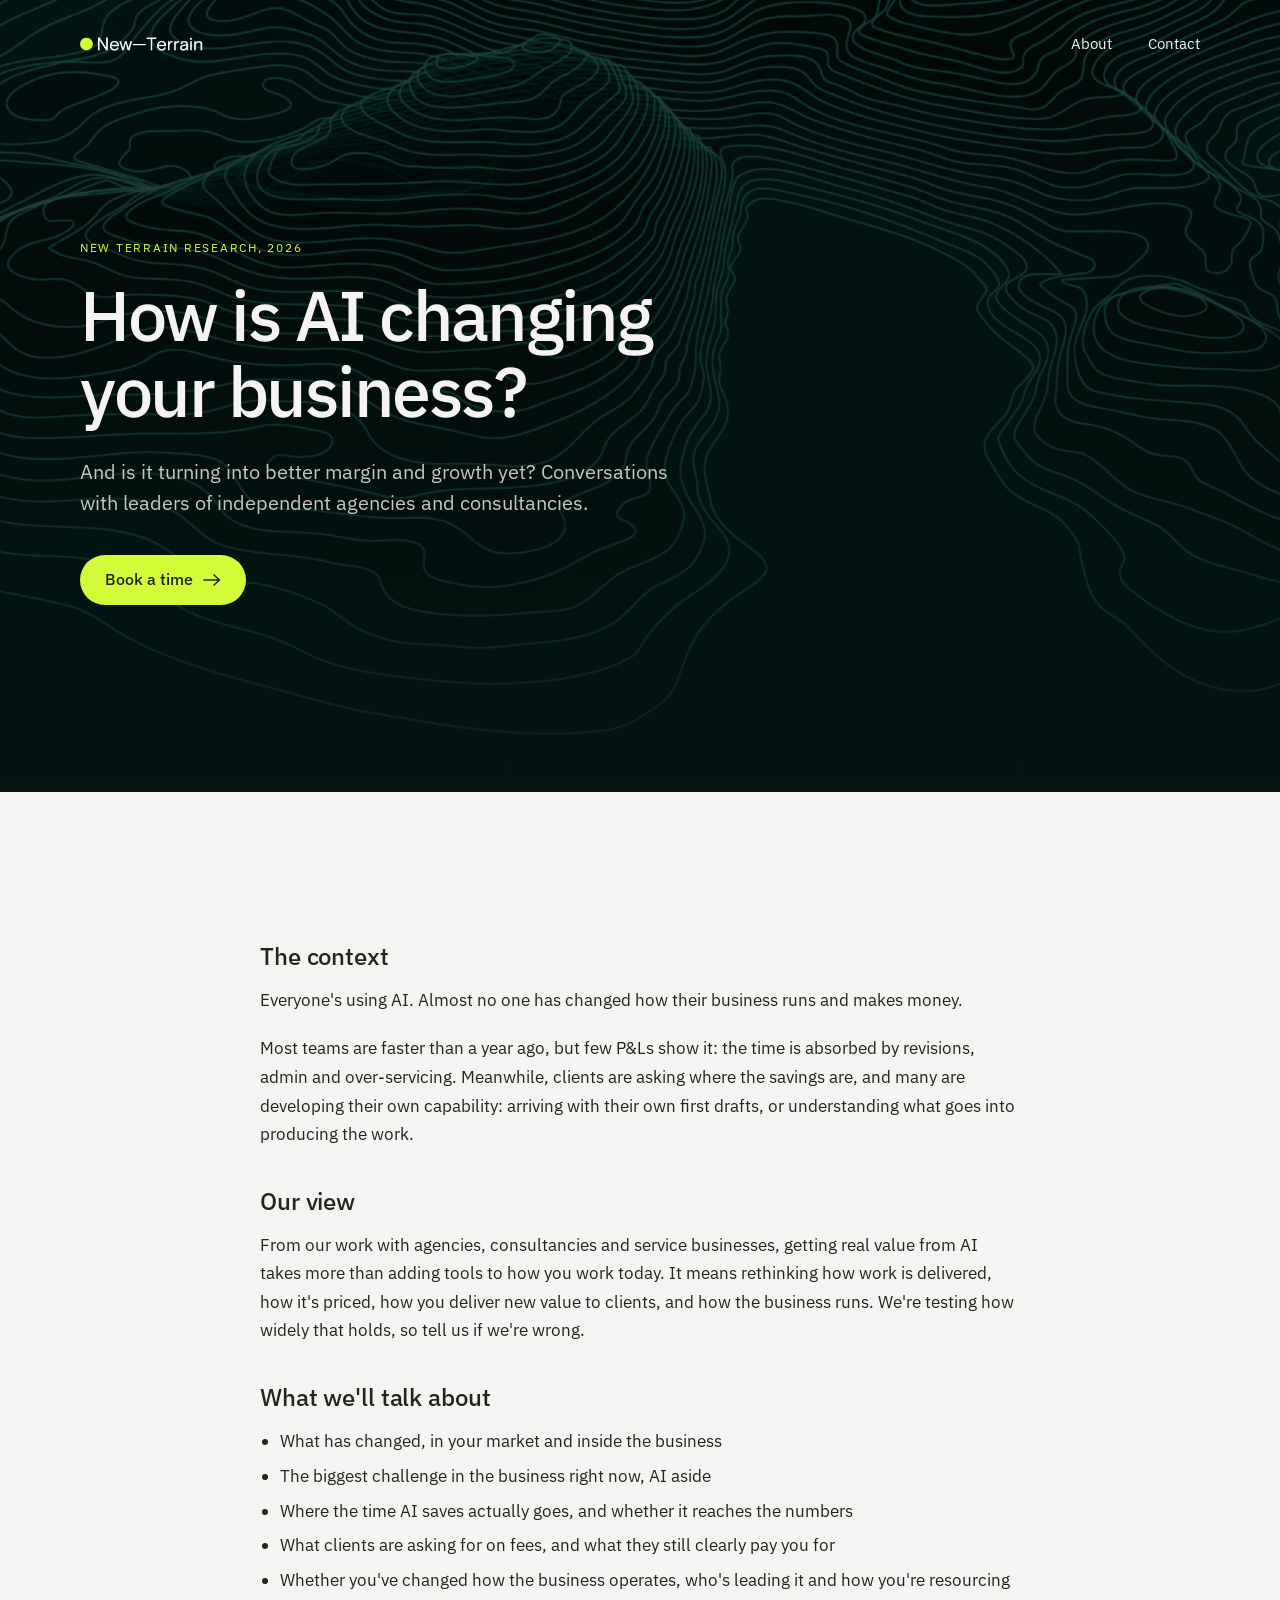
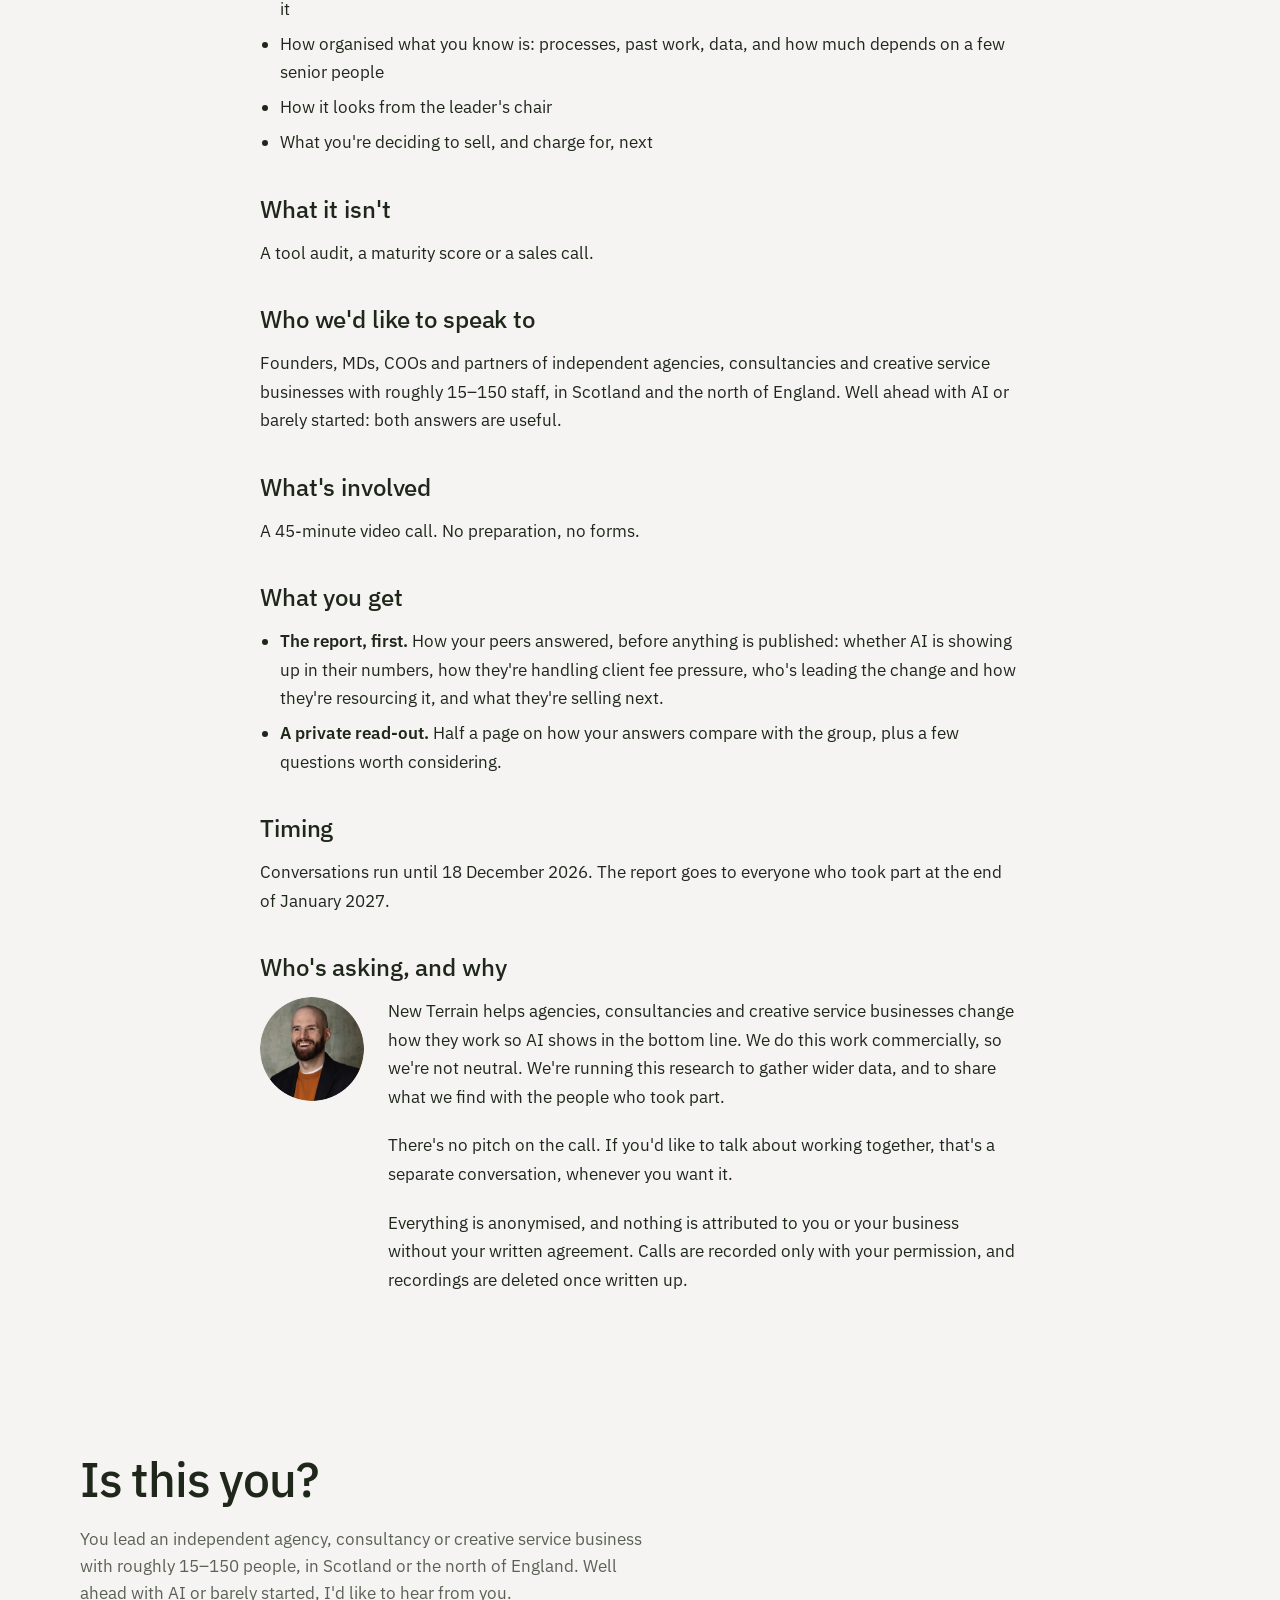
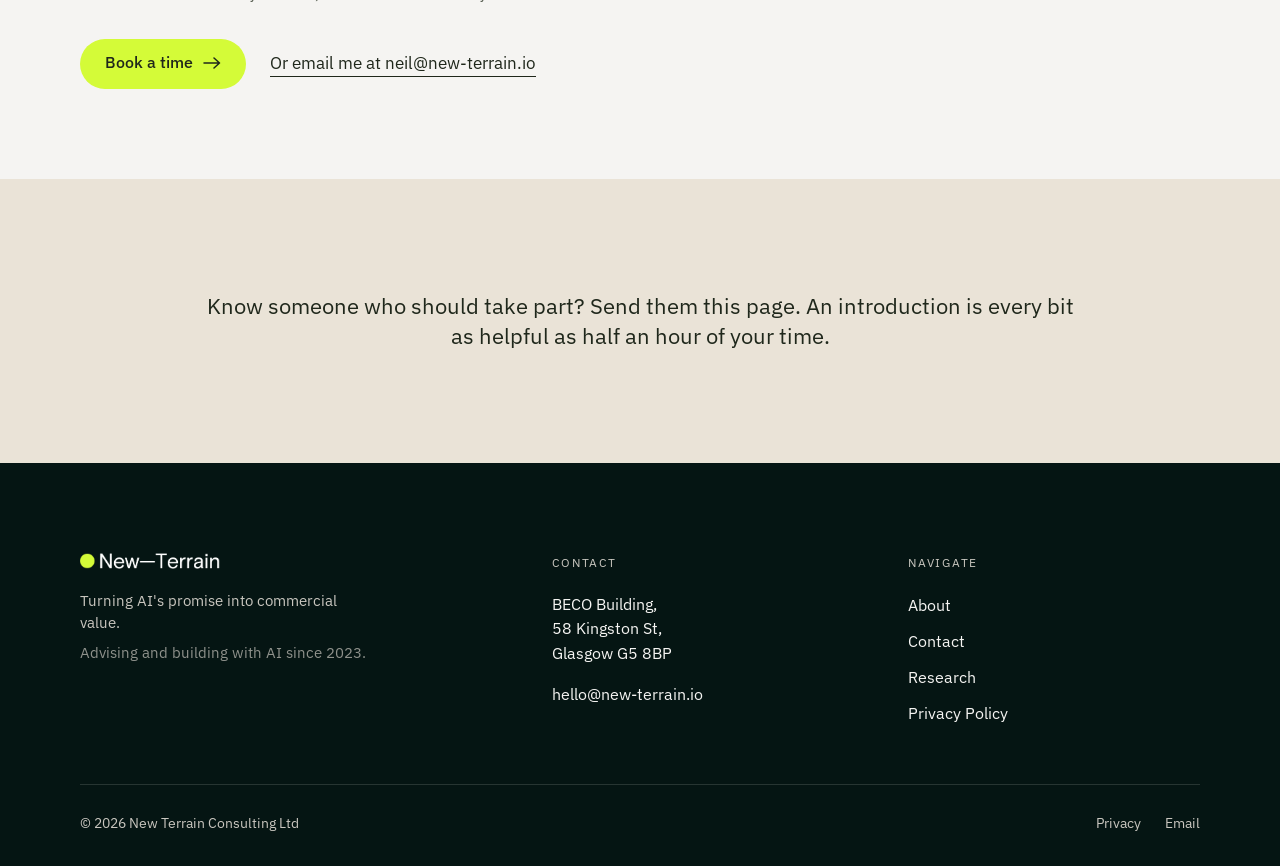
<file: research/index.html>
<!doctype html>
<html lang="en">
<head>
<meta charset="utf-8">
<meta name="viewport" content="width=device-width, initial-scale=1">
<title>How is AI changing your business? | New Terrain</title>
<meta name="description" content="Research conversations with independent agency and consultancy leaders in Scotland and the north of England: how AI is changing their business, and whether it's turning into margin and growth.">
<link rel="icon" type="image/png" href="/assets/favicon.png">
<link rel="apple-touch-icon" href="/assets/apple-touch-icon.png">
<link rel="preconnect" href="https://fonts.googleapis.com">
<link rel="preconnect" href="https://fonts.gstatic.com" crossorigin>
<link href="https://fonts.googleapis.com/css2?family=IBM+Plex+Sans:wght@300;400;500;600&display=swap" rel="stylesheet">
<link rel="stylesheet" href="/styles.css">
<link rel="canonical" href="https://new-terrain.io/research">
<meta property="og:title" content="How is AI changing your business? | New Terrain">
<meta property="og:description" content="Research conversations with independent agency and consultancy leaders in Scotland and the north of England: how AI is changing their business, and whether it's turning into margin and growth.">
<meta property="og:type" content="website">
<meta property="og:url" content="https://new-terrain.io/research">
<meta property="og:image" content="https://new-terrain.io/assets/og-image.png">
<meta property="og:image:width" content="1200">
<meta property="og:image:height" content="630">
<meta property="og:site_name" content="New—Terrain">
<meta property="og:locale" content="en_GB">
<meta name="twitter:card" content="summary_large_image">
<meta name="twitter:title" content="How is AI changing your business? | New Terrain">
<meta name="twitter:description" content="Research conversations with independent agency and consultancy leaders in Scotland and the north of England: how AI is changing their business, and whether it's turning into margin and growth.">
<meta name="twitter:image" content="https://new-terrain.io/assets/og-image.png">
<script async src="https://www.googletagmanager.com/gtag/js?id=G-KF2E6MYX66"></script>
<script>
  window.dataLayer = window.dataLayer || [];
  function gtag(){dataLayer.push(arguments);}
  gtag('js', new Date());
  gtag('config', 'G-KF2E6MYX66');
</script>
</head>
<body>

<header class="site-header site-header--on-dark">
  <div class="container">
    <a class="brand" href="/" aria-label="New Terrain home">
      <img src="/assets/logo-white.png" alt="New Terrain">
    </a>
    <nav class="nav" aria-label="Primary">
      <a href="/mission/">About</a>
      <a href="/contact/">Contact</a>
    </nav>
  </div>
</header>

<main>

<section class="hero">
  <div class="hero__bg">
    <img src="/assets/background.avif" alt="" aria-hidden="true">
  </div>
  <div class="container hero__inner">
    <span class="eyebrow">New Terrain research, 2026</span>
    <h1>How is AI changing your business?</h1>
    <p class="lead">And is it turning into better margin and growth yet? Conversations with leaders of independent agencies and consultancies.</p>
    <div class="hero__cta">
      <a class="btn btn--primary js-book-link" href="https://calendar.app.google/Mz81239KJzuthwoi6" target="_blank" rel="noopener">
        Book a time <svg class="arrow" width="18" height="12" viewBox="0 0 18 12" fill="none" xmlns="http://www.w3.org/2000/svg" aria-hidden="true"><path d="M1 6h15.5M11 1l5.5 5L11 11" stroke="currentColor" stroke-width="1.5" stroke-linecap="round" stroke-linejoin="round"/></svg>
      </a>
    </div>
  </div>
</section>

<section class="approach" style="padding-bottom: clamp(2rem, 4vw, 3rem);">
  <div class="container">
    <article class="prose">
      <h2>The context</h2>
      <p>Everyone's using AI. Almost no one has changed how their business runs and makes money.</p>
      <p>Most teams are faster than a year ago, but few P&amp;Ls show it: the time is absorbed by revisions, admin and over-servicing. Meanwhile, clients are asking where the savings are, and many are developing their own capability: arriving with their own first drafts, or understanding what goes into producing the work.</p>

      <h2>Our view</h2>
      <p>From our work with agencies, consultancies and service businesses, getting real value from AI takes more than adding tools to how you work today. It means rethinking how work is delivered, how it's priced, how you deliver new value to clients, and how the business runs. We're testing how widely that holds, so tell us if we're wrong.</p>

      <h2>What we'll talk about</h2>
      <ul>
        <li>What has changed, in your market and inside the business</li>
        <li>The biggest challenge in the business right now, AI aside</li>
        <li>Where the time AI saves actually goes, and whether it reaches the numbers</li>
        <li>What clients are asking for on fees, and what they still clearly pay you for</li>
        <li>Whether you've changed how the business operates, who's leading it and how you're resourcing it</li>
        <li>How organised what you know is: processes, past work, data, and how much depends on a few senior people</li>
        <li>How it looks from the leader's chair</li>
        <li>What you're deciding to sell, and charge for, next</li>
      </ul>

      <h2>What it isn't</h2>
      <p>A tool audit, a maturity score or a sales call.</p>

      <h2>Who we'd like to speak to</h2>
      <p>Founders, MDs, COOs and partners of independent agencies, consultancies and creative service businesses with roughly 15–150 staff, in Scotland and the north of England. Well ahead with AI or barely started: both answers are useful.</p>

      <h2>What's involved</h2>
      <p>A 45-minute video call. No preparation, no forms.</p>

      <h2>What you get</h2>
      <ul>
        <li><strong>The report, first.</strong> How your peers answered, before anything is published: whether AI is showing up in their numbers, how they're handling client fee pressure, who's leading the change and how they're resourcing it, and what they're selling next.</li>
        <li><strong>A private read-out.</strong> Half a page on how your answers compare with the group, plus a few questions worth considering.</li>
      </ul>

      <h2>Timing</h2>
      <p>Conversations run until 18 December 2026. The report goes to everyone who took part at the end of January 2027.</p>

      <h2>Who's asking, and why</h2>
      <div class="person">
        <picture>
          <source srcset="/assets/neil-mckie.webp" type="image/webp">
          <img src="/assets/neil-mckie.png" alt="Neil McKie, founder of New Terrain" width="104" height="104" loading="lazy">
        </picture>
        <div class="person__body">
          <p>New Terrain helps agencies, consultancies and creative service businesses change how they work so AI shows in the bottom line. We do this work commercially, so we're not neutral. We're running this research to gather wider data, and to share what we find with the people who took part.</p>
          <p>There's no pitch on the call. If you'd like to talk about working together, that's a separate conversation, whenever you want it.</p>
          <p>Everything is anonymised, and nothing is attributed to you or your business without your written agreement. Calls are recorded only with your permission, and recordings are deleted once written up.</p>
        </div>
      </div>
    </article>
  </div>
</section>

<section class="callout-close">
  <div class="container callout-close__inner">
    <h2>Is this you?</h2>
    <p>You lead an independent agency, consultancy or creative service business with roughly 15–150 people, in Scotland or the north of England. Well ahead with AI or barely started, I'd like to hear from you.</p>
    <div style="display: flex; align-items: center; gap: 1.5rem; flex-wrap: wrap;">
      <a class="btn btn--primary js-book-link" href="https://calendar.app.google/Mz81239KJzuthwoi6" target="_blank" rel="noopener">
        Book a time <svg class="arrow" width="18" height="12" viewBox="0 0 18 12" fill="none" xmlns="http://www.w3.org/2000/svg" aria-hidden="true"><path d="M1 6h15.5M11 1l5.5 5L11 11" stroke="currentColor" stroke-width="1.5" stroke-linecap="round" stroke-linejoin="round"/></svg>
      </a>
      <a class="text-link js-email-link" href="mailto:neil@new-terrain.io?subject=Research%20conversation">Or email me at neil@new-terrain.io</a>
    </div>
  </div>
</section>

<section class="quote">
  <div class="container">
    <div class="quote__inner">
      <p style="font-size: clamp(1.1rem, 1.8vw, 1.35rem); color: var(--text-dark); line-height: 1.4;">Know someone who should take part? Send them this page. An introduction is every bit as helpful as half an hour of your time.</p>
    </div>
  </div>
</section>

</main>

<footer class="site-footer">
  <div class="container">
    <div class="footer-grid">
      <div class="footer-brand">
        <img src="/assets/logo-white.png" alt="New Terrain">
        <p>Turning AI's promise into commercial value.</p>
        <p class="footer-brand__since">Advising and building with AI since 2023.</p>
      </div>
      <div class="footer-col">
        <h4>Contact</h4>
        <address>
          BECO Building,<br>
          58 Kingston St,<br>
          Glasgow G5 8BP
        </address>
        <ul style="margin-top: 1rem;">
          <li><a href="mailto:hello@new-terrain.io">hello@new-terrain.io</a></li>
        </ul>
      </div>
      <div class="footer-col">
        <h4>Navigate</h4>
        <ul>
          <li><a href="/mission/">About</a></li>
          <li><a href="/contact/">Contact</a></li>
          <li><a href="/research/">Research</a></li>
          <li><a href="/privacy-policy/">Privacy Policy</a></li>
        </ul>
      </div>
    </div>
    <div class="footer-bottom">
      <span>© <span id="year">2026</span> New Terrain Consulting Ltd</span>
      <nav>
        <a href="/privacy-policy/">Privacy</a>
        <a href="mailto:hello@new-terrain.io">Email</a>
      </nav>
    </div>
  </div>
</footer>

<script>document.getElementById('year').textContent = new Date().getFullYear();</script>
<script>
  (function () {
    function track(selector, eventName) {
      document.querySelectorAll(selector).forEach(function (el) {
        el.addEventListener('click', function () {
          if (typeof gtag === 'function') {
            gtag('event', eventName, { search: window.location.search });
          }
        });
      });
    }
    track('.js-book-link', 'book_a_time_click');
    track('.js-email-link', 'research_email_click');
  })();
</script>
</body>
</html>
</file>
<file: styles.css>
:root {
  --bg-cream: #f5f4f2;
  --bg-cream-warm: #eae3d7;
  --bg-dark: #051513;
  --bg-darker: #051513;
  --text-dark: #1f271b;
  --text-muted: #5b6155;
  --text-light: #f5f4f2;
  --text-light-muted: #c9c6bf;
  --accent: #d4fb38;
  --border-soft: rgba(31, 39, 27, 0.12);
  --border-soft-light: rgba(245, 244, 242, 0.14);

  --font-sans: 'IBM Plex Sans', -apple-system, BlinkMacSystemFont, 'Segoe UI', sans-serif;
  --font-mono: 'IBM Plex Sans', -apple-system, BlinkMacSystemFont, 'Segoe UI', sans-serif;

  --max-w: 1200px;
  --gutter: clamp(1.25rem, 4vw, 2.5rem);
  --radius: 18px;
}

* { box-sizing: border-box; margin: 0; padding: 0; }

html { scroll-behavior: smooth; }

body {
  font-family: var(--font-sans);
  background: var(--bg-cream);
  color: var(--text-dark);
  line-height: 1.55;
  font-size: 17px;
  -webkit-font-smoothing: antialiased;
  -moz-osx-font-smoothing: grayscale;
}

img { max-width: 100%; display: block; }

a { color: inherit; text-decoration: none; }

/* ---- Layout helpers ---- */
.container {
  max-width: var(--max-w);
  margin: 0 auto;
  padding-left: var(--gutter);
  padding-right: var(--gutter);
}

section { padding: clamp(4rem, 9vw, 7rem) 0; }

/* ---- Typography ---- */
h1, h2, h3 {
  font-family: var(--font-sans);
  font-weight: 500;
  letter-spacing: -0.025em;
  line-height: 1.08;
}

h1 {
  font-size: clamp(2.3rem, 5.5vw, 4.5rem);
  letter-spacing: -0.035em;
  font-weight: 500;
}

h2 {
  font-size: clamp(1.85rem, 3.8vw, 3rem);
  letter-spacing: -0.025em;
  font-weight: 500;
}

h3 {
  font-size: clamp(1.2rem, 1.6vw, 1.45rem);
  line-height: 1.25;
  font-weight: 500;
  letter-spacing: -0.015em;
}

.eyebrow {
  font-family: var(--font-sans);
  font-weight: 400;
  font-size: 0.78rem;
  letter-spacing: 0.14em;
  text-transform: uppercase;
  color: var(--text-muted);
  margin-bottom: 1.25rem;
  display: inline-block;
}

.lead {
  font-size: clamp(1.1rem, 1.6vw, 1.35rem);
  line-height: 1.5;
  color: var(--text-muted);
  max-width: 38ch;
}

.lead--wide { max-width: 62ch; }

/* ---- Header / nav ---- */
.site-header {
  position: absolute;
  top: 0; left: 0; right: 0;
  z-index: 10;
  padding: 1.75rem 0;
}

.site-header .container {
  display: flex;
  align-items: center;
  justify-content: space-between;
  gap: 2rem;
}

.brand {
  display: inline-flex;
  align-items: center;
}

.brand img { height: 14px; width: auto; }

.nav {
  display: flex;
  gap: clamp(1.25rem, 3vw, 2.25rem);
  font-size: 0.95rem;
}

.nav a {
  position: relative;
  padding: 0.25rem 0;
  transition: opacity 0.2s ease;
}

.nav a:hover { opacity: 0.7; }

.nav a.active::after {
  content: '';
  position: absolute;
  left: 0; right: 0; bottom: -4px;
  height: 1px;
  background: currentColor;
}

/* invert nav for dark hero */
.site-header--on-dark { color: var(--text-light); }
.site-header--on-light { color: var(--text-dark); }

/* ---- Hero ---- */
.hero {
  position: relative;
  min-height: 88vh;
  padding: clamp(7rem, 11vw, 9rem) 0 clamp(4rem, 7vw, 6rem);
  color: var(--text-light);
  background: var(--bg-darker);
  overflow: hidden;
  display: flex;
}

.hero__bg {
  position: absolute;
  inset: 0;
  z-index: 0;
}

.hero__bg img {
  width: 100%;
  height: 100%;
  object-fit: cover;
  opacity: 0.9;
}

.hero__bg::after {
  content: '';
  position: absolute;
  inset: 0;
  background: linear-gradient(180deg, rgba(5,21,19,0.25) 0%, rgba(5,21,19,0.45) 65%, rgba(5,21,19,0.7) 100%);
}

.hero__inner {
  position: relative;
  z-index: 1;
  display: flex;
  flex-direction: column;
  justify-content: center;
  width: 100%;
}

.hero h1 { max-width: 16ch; }

.hero .lead {
  color: var(--text-light-muted);
  margin-top: 1.75rem;
  max-width: 50ch;
}

.hero__cta { margin-top: 2.25rem; }

/* ---- Sub-hero on inner pages ---- */
.page-hero {
  position: relative;
  background: var(--bg-cream);
  color: var(--text-dark);
  padding: clamp(8rem, 14vw, 11rem) 0 clamp(4rem, 7vw, 6rem);
  overflow: hidden;
}

.page-hero__bg {
  position: absolute;
  inset: 0;
  z-index: 0;
}
.page-hero__bg img {
  width: 100%;
  height: 100%;
  object-fit: cover;
}
.page-hero > .container { position: relative; z-index: 1; }

.page-hero .eyebrow { color: var(--text-dark); opacity: 0.7; }
.page-hero h1 { max-width: 18ch; color: var(--text-dark); }
.page-hero .lead { color: var(--text-muted); margin-top: 1.5rem; max-width: 52ch; }

/* ---- Buttons ---- */
.btn {
  display: inline-flex;
  align-items: center;
  justify-content: center;
  gap: 0.6rem;
  padding: 0.8rem 1.5rem 0.85rem;
  border-radius: 999px;
  font-family: var(--font-sans);
  font-weight: 500;
  font-size: 0.98rem;
  line-height: 1.4;
  border: 1px solid transparent;
  cursor: pointer;
  text-align: center;
  transition: transform 0.2s ease, background 0.2s ease, color 0.2s ease;
}

.btn .arrow {
  display: inline-block;
  flex-shrink: 0;
  vertical-align: middle;
}

.btn--primary {
  background: var(--accent);
  color: var(--text-dark);
}

.btn--primary:hover { transform: translateY(-1px); background: #defb6c; }

.btn--ghost {
  background: transparent;
  color: var(--text-light);
  border-color: rgba(245,244,242,0.4);
}

.btn--ghost:hover { background: rgba(245,244,242,0.08); }

.btn--dark { background: var(--bg-dark); color: var(--text-light); }
.btn--dark:hover { background: var(--bg-darker); }

.btn .arrow { transition: transform 0.2s ease; transform-origin: center; }
.btn:hover .arrow { transform: translateX(3px); }

/* ---- Approach section ---- */
.approach { background: var(--bg-cream); }

.approach__intro {
  display: grid;
  grid-template-columns: minmax(0, 1fr) minmax(0, 1.1fr);
  gap: clamp(2rem, 5vw, 5rem);
  margin-bottom: clamp(3rem, 6vw, 5rem);
  align-items: end;
}

.approach__intro p { font-size: 1.1rem; color: var(--text-muted); max-width: 55ch; }

.approach__grid {
  display: grid;
  grid-template-columns: repeat(2, minmax(0, 1fr));
  gap: 1.25rem;
}

.card {
  background: var(--bg-cream-warm);
  border-radius: var(--radius);
  padding: clamp(1.75rem, 2.5vw, 2.25rem);
  display: flex;
  flex-direction: column;
}

.card__num {
  font-family: var(--font-sans);
  font-size: 0.78rem;
  font-weight: 600;
  letter-spacing: 0.12em;
  text-transform: uppercase;
  color: var(--text-dark);
  margin-bottom: 1.5rem;
}

.card__dot {
  width: 9px; height: 9px; border-radius: 50%;
  background: var(--accent);
  display: inline-block;
  margin-right: 0.55rem;
  vertical-align: middle;
  position: relative;
  top: -2px;
}

.card h3 { margin-bottom: 1rem; }

.card p { color: var(--text-muted); font-size: 0.98rem; line-height: 1.55; margin-bottom: 1.25rem; }

.card__tag {
  align-self: flex-start;
  margin-top: auto;
  display: inline-flex;
  align-items: center;
  background: var(--accent);
  color: var(--text-dark);
  padding: 0.4rem 0.9rem;
  border-radius: 999px;
  font-weight: 600;
  font-size: 0.8rem;
}

.card__tag-arrow { margin-right: 0.35em; }

.approach__footnote {
  margin-top: clamp(3rem, 5vw, 4rem);
  display: flex;
  flex-wrap: wrap;
  align-items: center;
  justify-content: space-between;
  gap: 2rem;
  padding-top: 2.5rem;
  border-top: 1px solid var(--border-soft);
}

.approach__footnote p {
  flex: 1 1 auto;
  max-width: 52ch;
  color: var(--text-dark);
  font-size: clamp(1.2rem, 1.6vw, 1.45rem);
  line-height: 1.3;
  font-weight: 500;
  letter-spacing: -0.015em;
}

/* ---- Quote ---- */
.quote {
  background: var(--bg-cream-warm);
  text-align: center;
}

.quote__inner { max-width: 880px; margin: 0 auto; text-align: center; }

.quote blockquote {
  font-family: var(--font-sans);
  font-weight: 400;
  font-size: clamp(1.35rem, 2.6vw, 2.1rem);
  line-height: 1.35;
  letter-spacing: -0.02em;
  margin-bottom: 2rem;
}

.quote cite {
  font-style: normal;
  font-family: var(--font-sans);
  font-weight: 400;
  font-size: 0.82rem;
  letter-spacing: 0.12em;
  text-transform: uppercase;
  color: var(--text-muted);
}

/* ---- Results ---- */
.results {
  background: var(--bg-dark);
  color: var(--text-light);
}

.results .eyebrow { color: var(--accent); }
.results h2 { margin-bottom: 1.5rem; max-width: 18ch; }
.results__lead {
  color: var(--text-light-muted);
  max-width: 64ch;
  margin-bottom: clamp(3rem, 6vw, 5rem);
  font-size: 1.15rem;
  line-height: 1.55;
}

.stats {
  display: grid;
  grid-template-columns: repeat(2, minmax(0, 1fr));
  gap: 1.25rem;
}

.stat {
  background: rgba(245,244,242,0.04);
  border: 1px solid var(--border-soft-light);
  border-radius: var(--radius);
  padding: clamp(2rem, 3vw, 2.5rem);
}

.stat__num {
  font-family: var(--font-sans);
  font-weight: 500;
  font-size: clamp(2.75rem, 5.5vw, 4.5rem);
  letter-spacing: -0.04em;
  color: var(--accent);
  line-height: 1;
  margin-bottom: 0.75rem;
}

.stat__label {
  font-family: var(--font-sans);
  font-weight: 400;
  font-size: 0.78rem;
  letter-spacing: 0.12em;
  text-transform: uppercase;
  color: var(--text-light);
  margin-bottom: 1rem;
}

.stat__body { color: var(--text-light-muted); font-size: 1rem; line-height: 1.55; }

/* ---- Intro lead (sits below page-hero) ---- */
.intro {
  background: var(--bg-cream);
  padding: clamp(2.5rem, 5vw, 4.5rem) 0 clamp(1rem, 2vw, 1.5rem);
}

.intro__lead {
  font-size: clamp(1.25rem, 2vw, 1.65rem);
  line-height: 1.4;
  letter-spacing: -0.01em;
  color: var(--text-dark);
  max-width: 56ch;
  font-weight: 400;
}

/* ---- Mission / about content ---- */
.content {
  background: var(--bg-cream);
}

.content__inner {
  display: grid;
  grid-template-columns: minmax(0, 0.35fr) minmax(0, 1fr);
  gap: clamp(2rem, 6vw, 5rem);
  max-width: 1100px;
  margin: 0 auto;
}

.content h2 {
  font-size: clamp(1.5rem, 2vw, 1.85rem);
  letter-spacing: -0.005em;
  position: sticky;
  top: 2rem;
}

.content__body p {
  font-size: 1.1rem;
  line-height: 1.65;
  color: var(--text-dark);
  margin-bottom: 1.4rem;
  max-width: 60ch;
}

.content__body p:last-child { margin-bottom: 0; }

.content__body ol {
  padding-left: 2rem;
  margin-bottom: 1.4rem;
}

.content__body ol li {
  font-size: 1.1rem;
  line-height: 1.65;
  color: var(--text-dark);
  margin-bottom: 0.75rem;
  max-width: 60ch;
}

.content + .content { padding-top: 0; }

/* ---- Photo block ---- */
.photo-block {
  padding: 0 0 clamp(4rem, 8vw, 7rem);
  background: var(--bg-cream);
}

.photo-block img {
  width: 100%;
  height: auto;
  max-height: 560px;
  object-fit: cover;
  border-radius: var(--radius);
}

/* ---- Contact page ---- */
.contact-grid {
  display: grid;
  grid-template-columns: minmax(0, 1fr) minmax(0, 1fr);
  gap: clamp(2rem, 5vw, 4rem);
  align-items: start;
}

.contact-card {
  background: var(--bg-cream-warm);
  border-radius: var(--radius);
  padding: clamp(2rem, 3vw, 2.5rem);
}

.contact-card h3 {
  font-family: var(--font-sans);
  font-size: 0.78rem;
  letter-spacing: 0.14em;
  text-transform: uppercase;
  color: var(--text-muted);
  margin-bottom: 0.75rem;
  font-weight: 400;
}

.contact-card address {
  font-style: normal;
  font-size: 1.15rem;
  line-height: 1.5;
}

.contact-card a:not(.btn) {
  border-bottom: 1px solid var(--text-dark);
}

.contact-card a:not(.btn):hover { color: var(--text-muted); border-color: var(--text-muted); }

.contact-card + .contact-card { margin-top: 1.25rem; }

/* ---- Privacy / long-form ---- */
.prose {
  max-width: 760px;
  margin: 0 auto;
}

.prose p, .prose ul, .prose ol {
  font-size: 1.05rem;
  line-height: 1.7;
  margin-bottom: 1.25rem;
  color: var(--text-dark);
}

.prose ul, .prose ol { padding-left: 1.25rem; }
.prose li { margin-bottom: 0.4rem; }

.prose h2 {
  font-size: 1.5rem;
  margin: 2.5rem 0 1rem;
  letter-spacing: -0.005em;
}

.prose strong { font-weight: 600; }

.prose a {
  color: var(--text-dark);
  border-bottom: 1px solid currentColor;
}

.prose .meta {
  font-family: var(--font-sans);
  font-size: 0.82rem;
  letter-spacing: 0.06em;
  text-transform: uppercase;
  color: var(--text-muted);
  margin-bottom: 2.5rem;
}

/* ---- Footer ---- */
.site-footer {
  background: var(--bg-darker);
  color: var(--text-light);
  padding: clamp(4rem, 7vw, 6rem) 0 2rem;
}

.site-footer .footer-grid {
  display: grid;
  grid-template-columns: minmax(0, 1.4fr) minmax(0, 1fr) minmax(0, 1fr);
  gap: clamp(2rem, 5vw, 4rem);
  padding-bottom: 3rem;
  border-bottom: 1px solid var(--border-soft-light);
}

.footer-brand img { height: 16px; margin-bottom: 1.25rem; }
.footer-brand p { color: var(--text-light-muted); max-width: 32ch; font-size: 0.95rem; line-height: 1.5; }
.footer-brand__since { font-size: 0.8rem; opacity: 0.7; margin-top: 0.4rem; }

.footer-col h4 {
  font-family: var(--font-sans);
  font-weight: 400;
  font-size: 0.78rem;
  letter-spacing: 0.14em;
  text-transform: uppercase;
  color: var(--text-light-muted);
  margin-bottom: 1.25rem;
}

.footer-col ul { list-style: none; }
.footer-col li { margin-bottom: 0.6rem; }
.footer-col a { font-size: 0.98rem; }
.footer-col a:hover { color: var(--accent); }
.footer-col address { font-style: normal; font-size: 0.98rem; line-height: 1.55; color: var(--text-light); }

.footer-bottom {
  display: flex;
  flex-wrap: wrap;
  justify-content: space-between;
  align-items: center;
  gap: 1rem;
  padding-top: 1.75rem;
  font-size: 0.85rem;
  color: var(--text-light-muted);
}

.footer-bottom nav { display: flex; gap: 1.5rem; }

/* ---- Pill label ---- */
.pill {
  display: inline-flex;
  align-items: center;
  background: var(--bg-dark);
  color: var(--text-light);
  padding: 0.3rem 0.9rem;
  border-radius: 999px;
  font-size: 0.78rem;
  font-weight: 400;
  letter-spacing: 0.1em;
  text-transform: uppercase;
  margin-bottom: 2rem;
}

/* ---- Callout block ---- */
.callout {
  background: var(--bg-dark);
  color: var(--text-light);
  border-radius: var(--radius);
  padding: clamp(2rem, 3.5vw, 3rem);
}

.callout h2 {
  color: var(--text-light);
  margin-bottom: 1.25rem;
  max-width: 28ch;
}

.callout p {
  color: var(--text-light-muted);
  font-size: 1.05rem;
  line-height: 1.6;
  max-width: 60ch;
}

/* ---- Callout close section ---- */
.callout-close {
  position: relative;
  background: var(--bg-cream);
  color: var(--text-dark);
  padding: clamp(4rem, 7vw, 6rem) 0;
  overflow: hidden;
}

.callout-close__bg {
  position: absolute;
  inset: 0;
  z-index: 0;
}

.callout-close__bg img {
  width: 100%;
  height: 100%;
  object-fit: cover;
  opacity: 0.2;
}

.callout-close__inner {
  position: relative;
  z-index: 1;
}

.callout-close h2 {
  color: var(--text-dark);
  max-width: 44ch;
  margin-bottom: 1.25rem;
}

.callout-close p {
  color: var(--text-muted);
  font-size: 1.05rem;
  line-height: 1.6;
  max-width: 58ch;
  margin-bottom: 2rem;
}

/* ---- Carousel ---- */
.carousel { position: relative; overflow: hidden; }

.carousel__track {
  display: flex;
  transition: transform 0.45s ease;
}

.carousel__slide { min-width: 100%; }

.carousel__dots {
  display: flex;
  justify-content: center;
  gap: 0.6rem;
  margin-top: 2.5rem;
}

.carousel__dot {
  width: 8px;
  height: 8px;
  border-radius: 50%;
  background: rgba(31, 39, 27, 0.2);
  border: none;
  cursor: pointer;
  padding: 0;
  transition: background 0.2s ease;
}

.carousel__dot--active,
.carousel__dot:hover { background: var(--text-dark); }

/* ---- Research page ---- */
.hero .eyebrow { color: var(--accent); }

.text-link { border-bottom: 1px solid currentColor; }
.text-link:hover { opacity: 0.7; }

.person { display: flex; gap: 1.5rem; align-items: flex-start; margin-bottom: 1.4rem; }
.person picture { display: block; width: 104px; height: 104px; flex-shrink: 0; }
.person img { width: 104px; height: 104px; border-radius: 50%; object-fit: cover; flex-shrink: 0; }
.person__body p:last-child { margin-bottom: 0; }

/* ---- Responsive ---- */
@media (max-width: 880px) {
  .approach__intro { grid-template-columns: 1fr; }
  .approach__grid { grid-template-columns: 1fr; }
  .stats { grid-template-columns: 1fr; }
  .contact-grid { grid-template-columns: 1fr; }
  .content__inner { grid-template-columns: 1fr; }
  .content h2 { position: static; }
  .site-footer .footer-grid { grid-template-columns: 1fr 1fr; }
  .footer-brand { grid-column: 1 / -1; }
  .hero__inner { min-height: auto; }
}

@media (max-width: 520px) {
  .site-header { padding: 1.25rem 0; }
  .brand img { height: 22px; }
  .nav { font-size: 0.9rem; gap: 1rem; }
  .site-footer .footer-grid { grid-template-columns: 1fr; }
  .person { flex-direction: column; }
  .person picture, .person img { width: 88px; height: 88px; }
}
</file>
